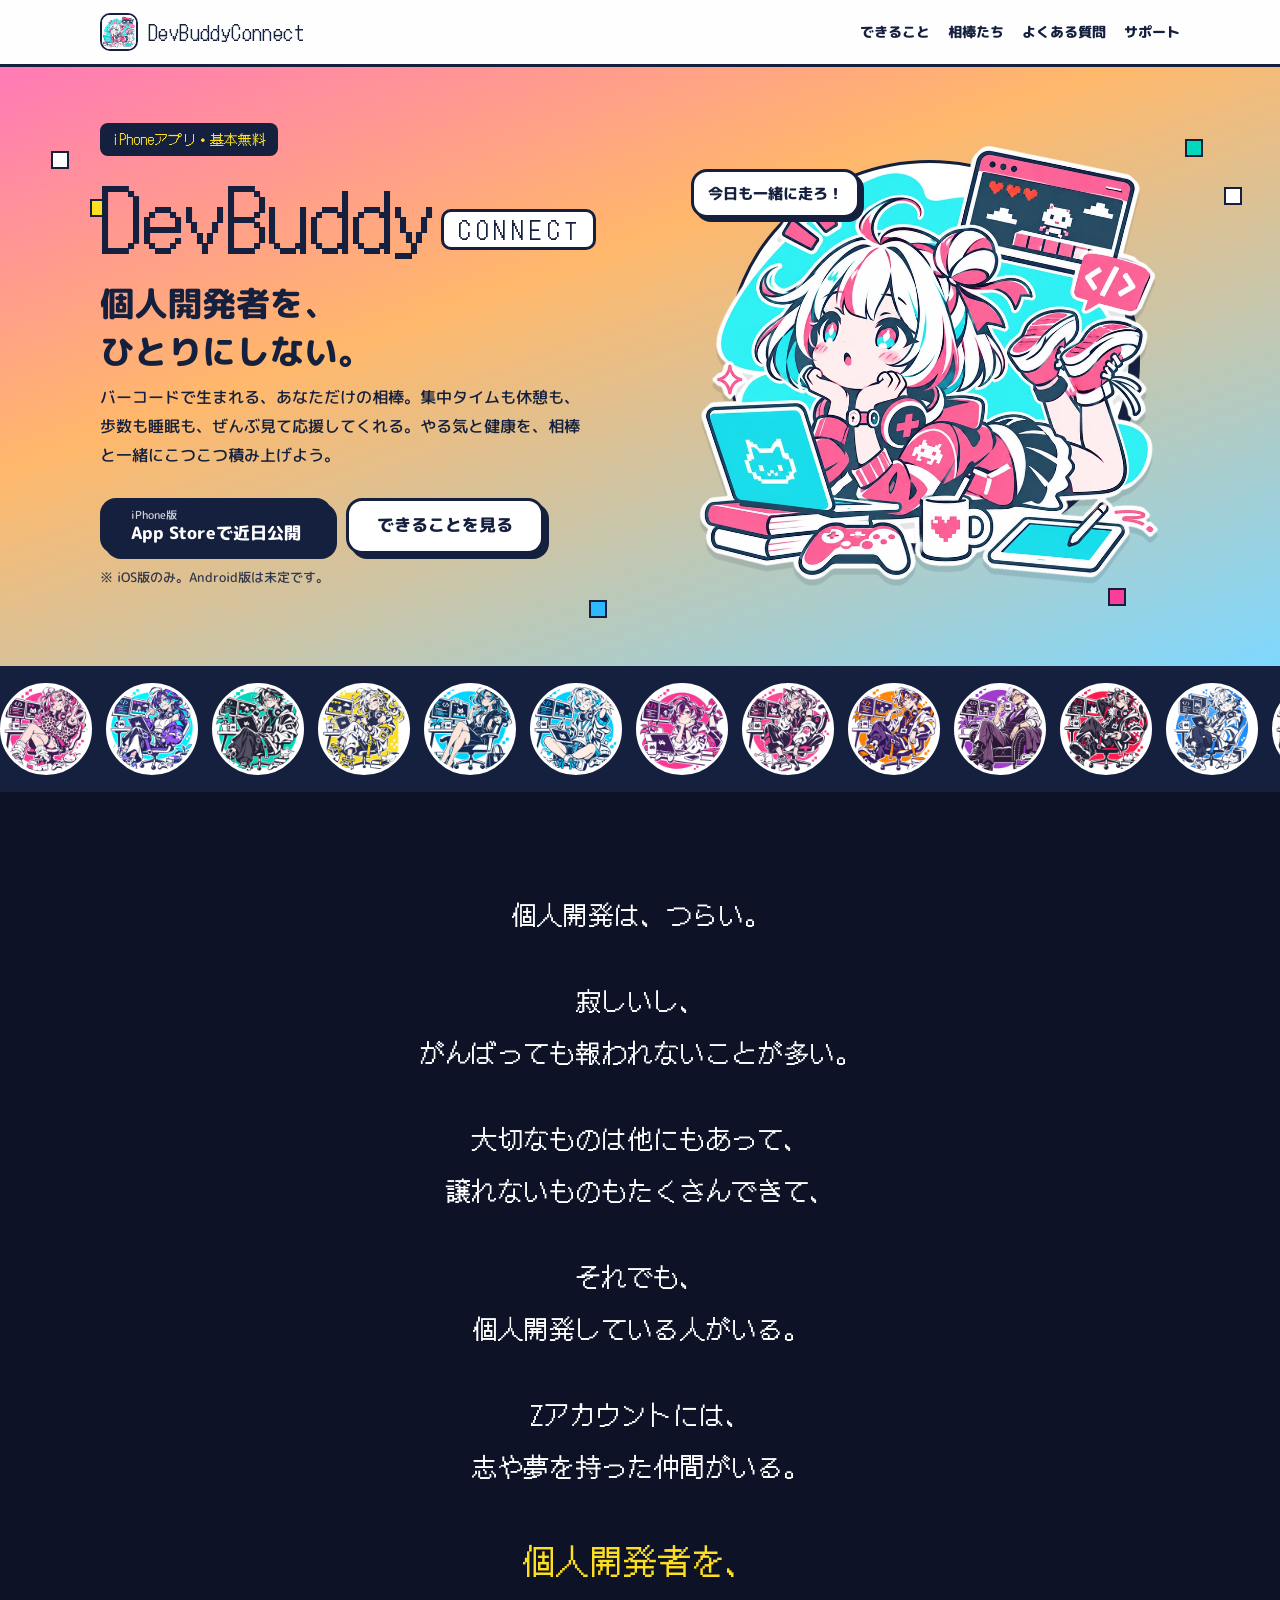
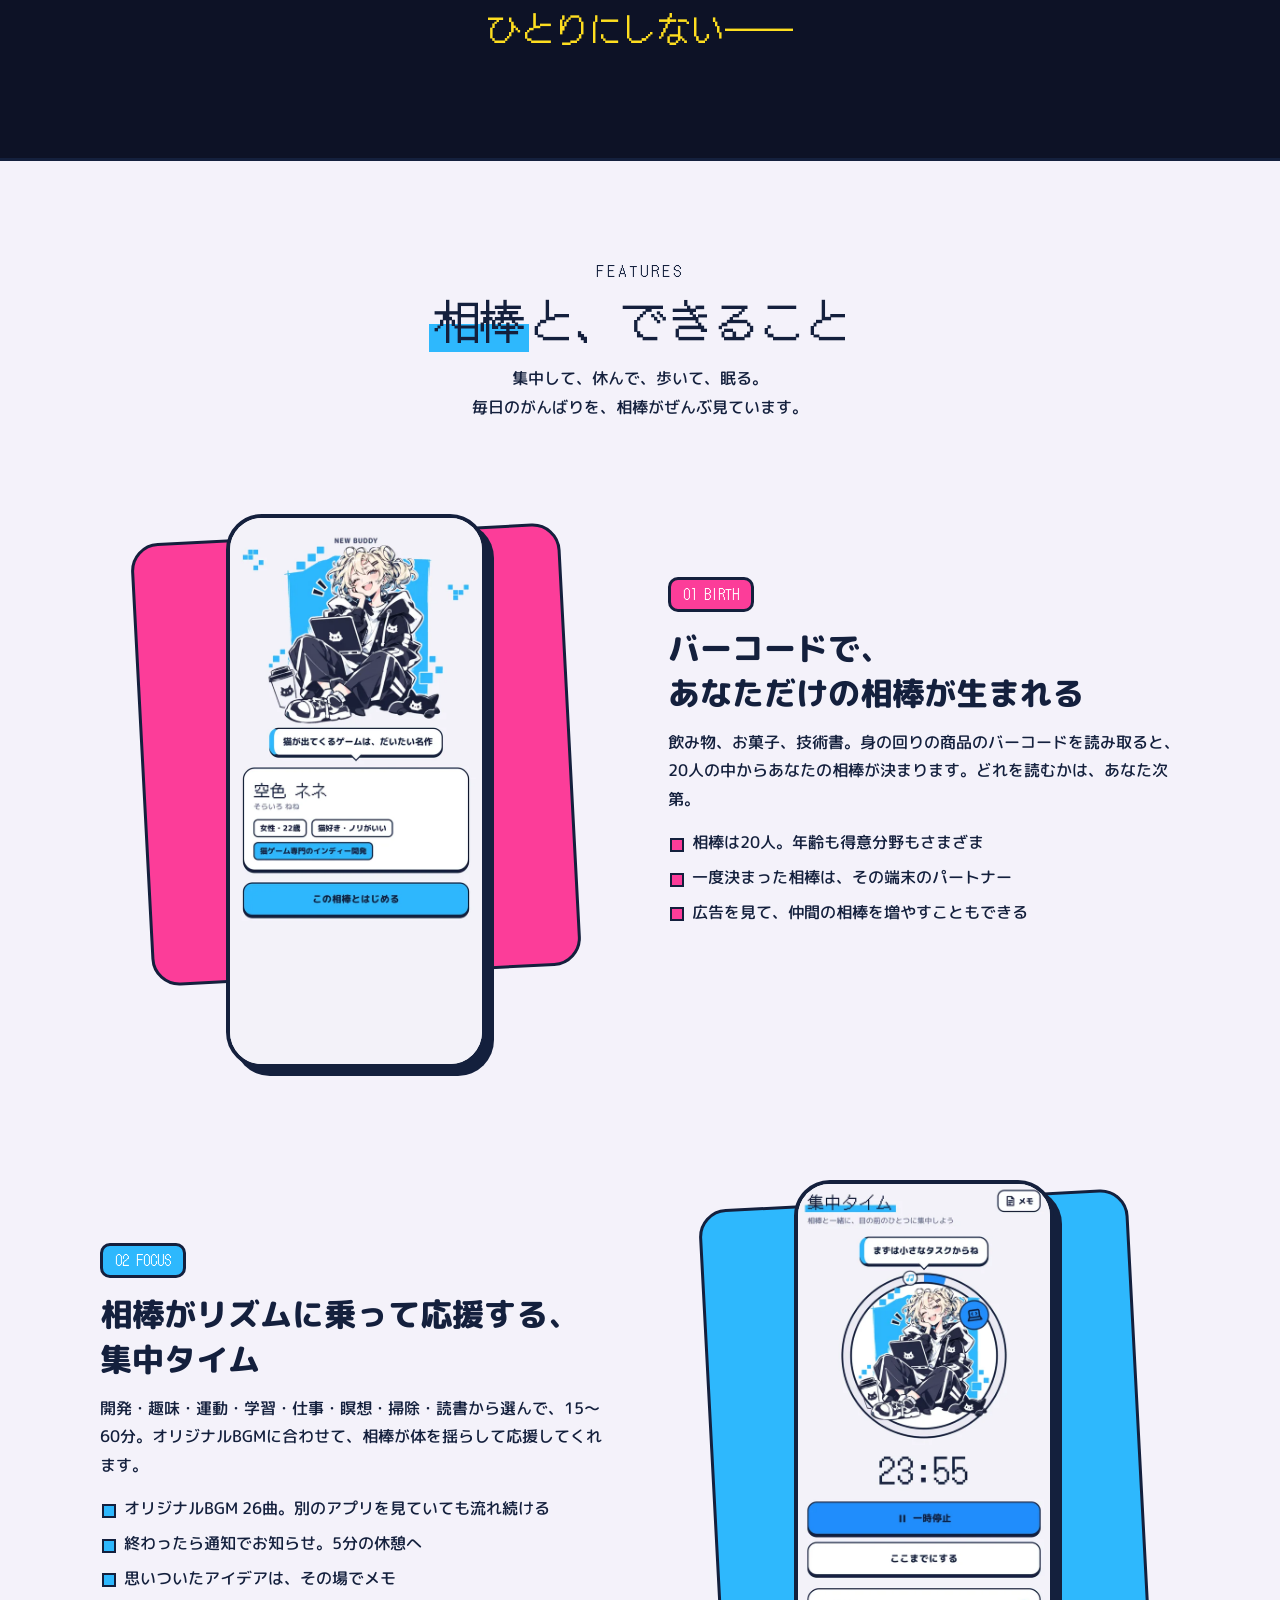
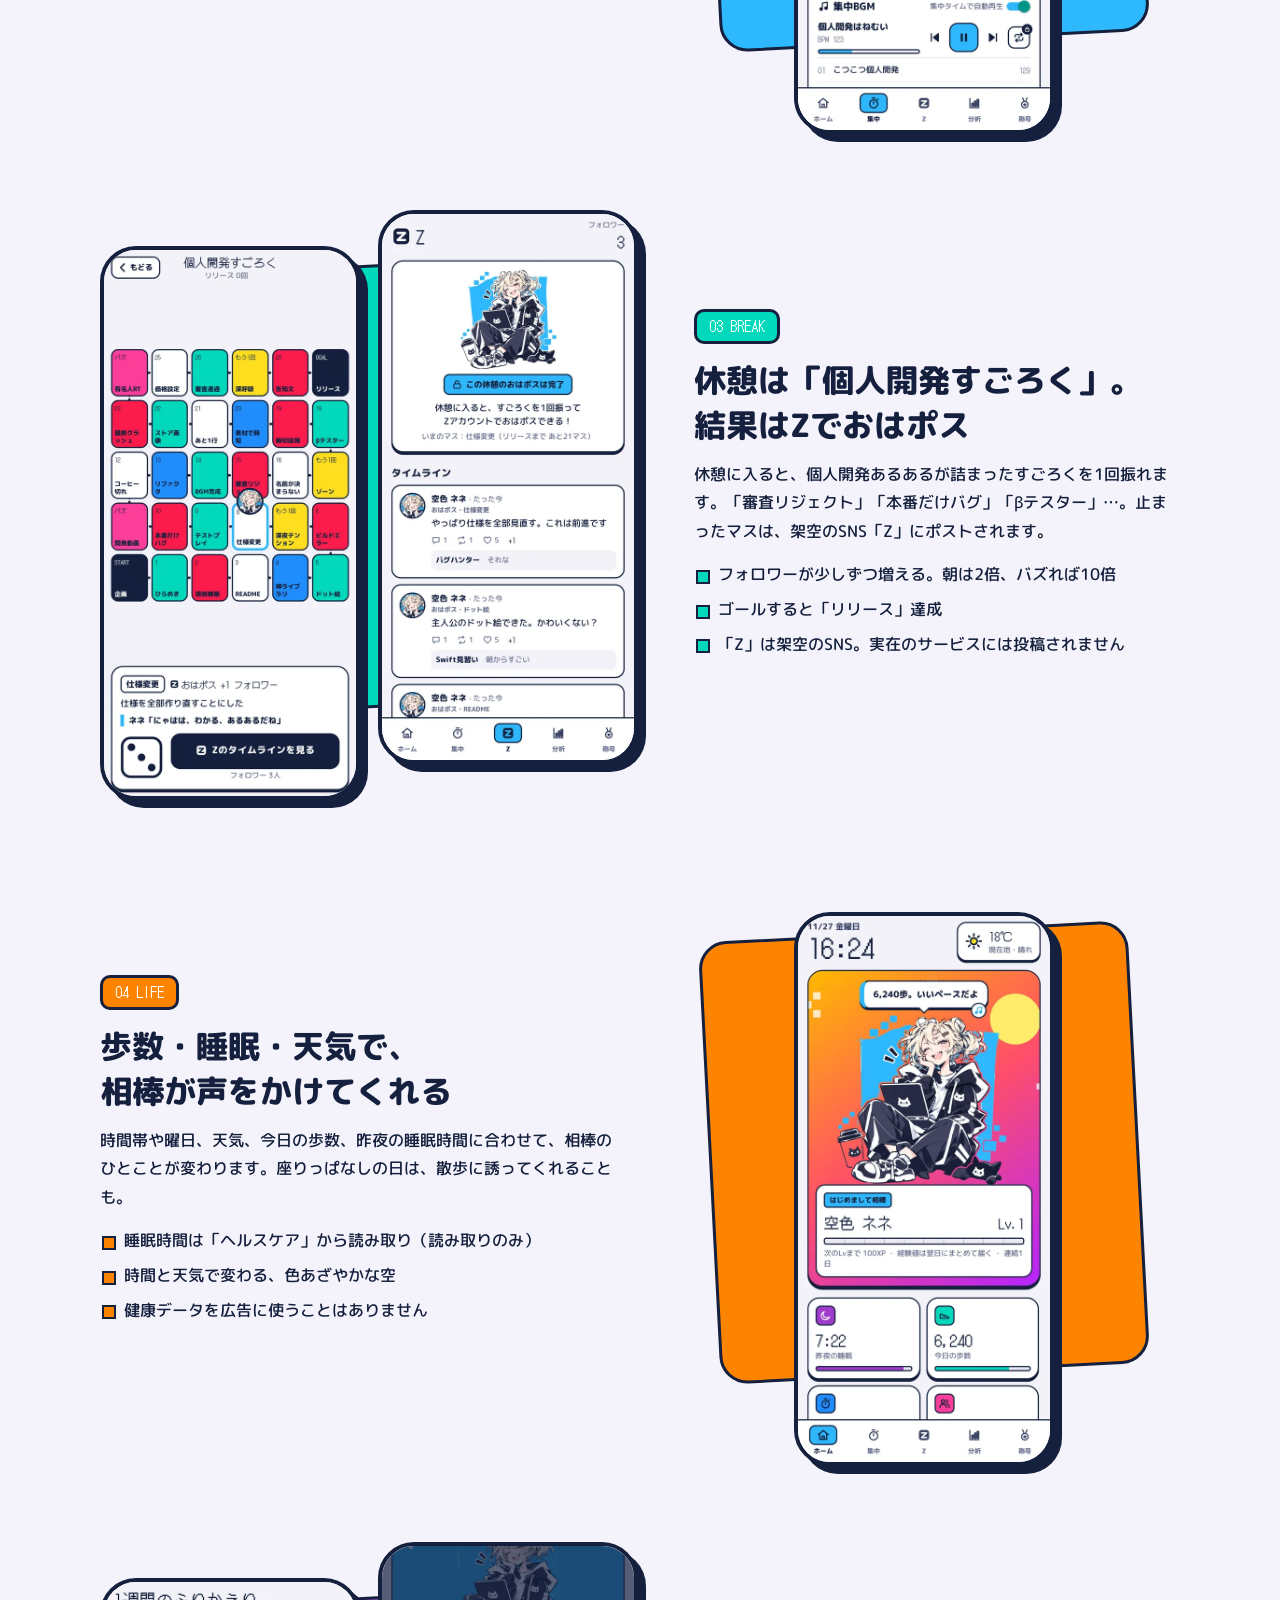
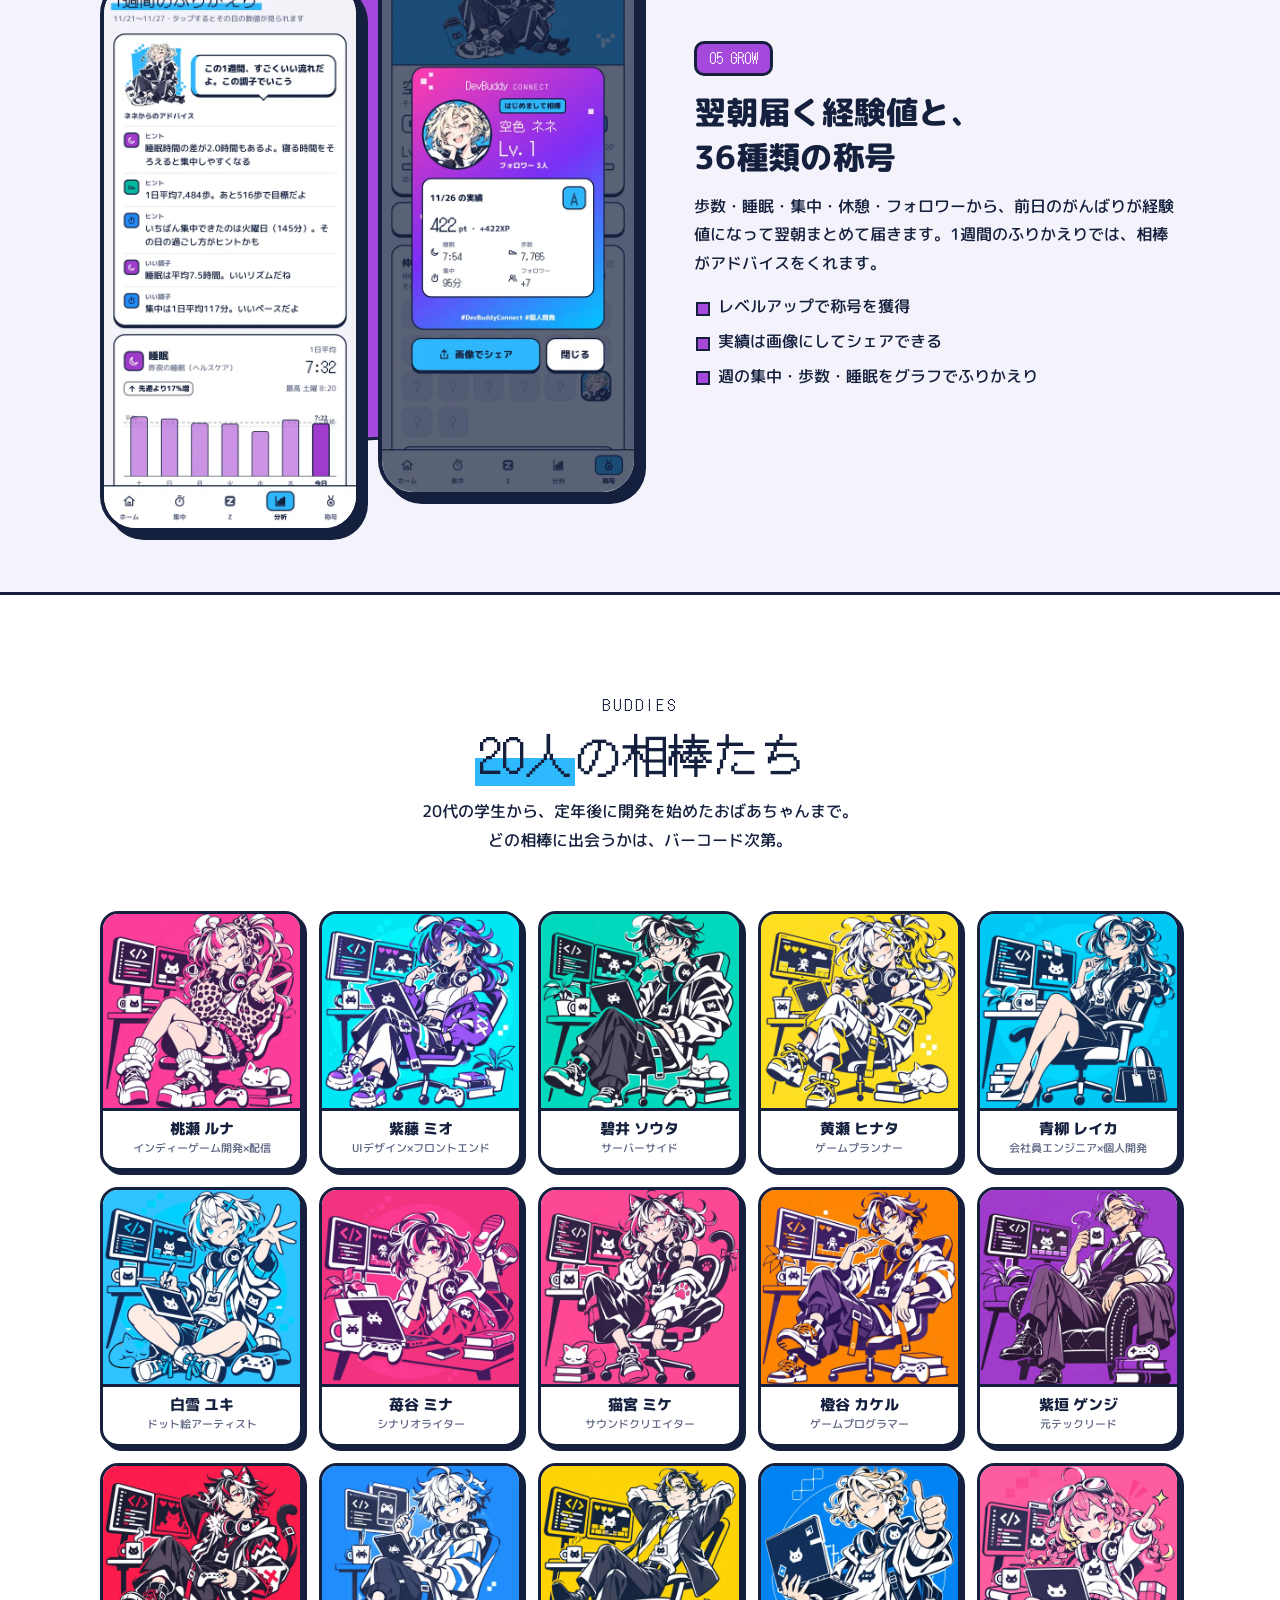
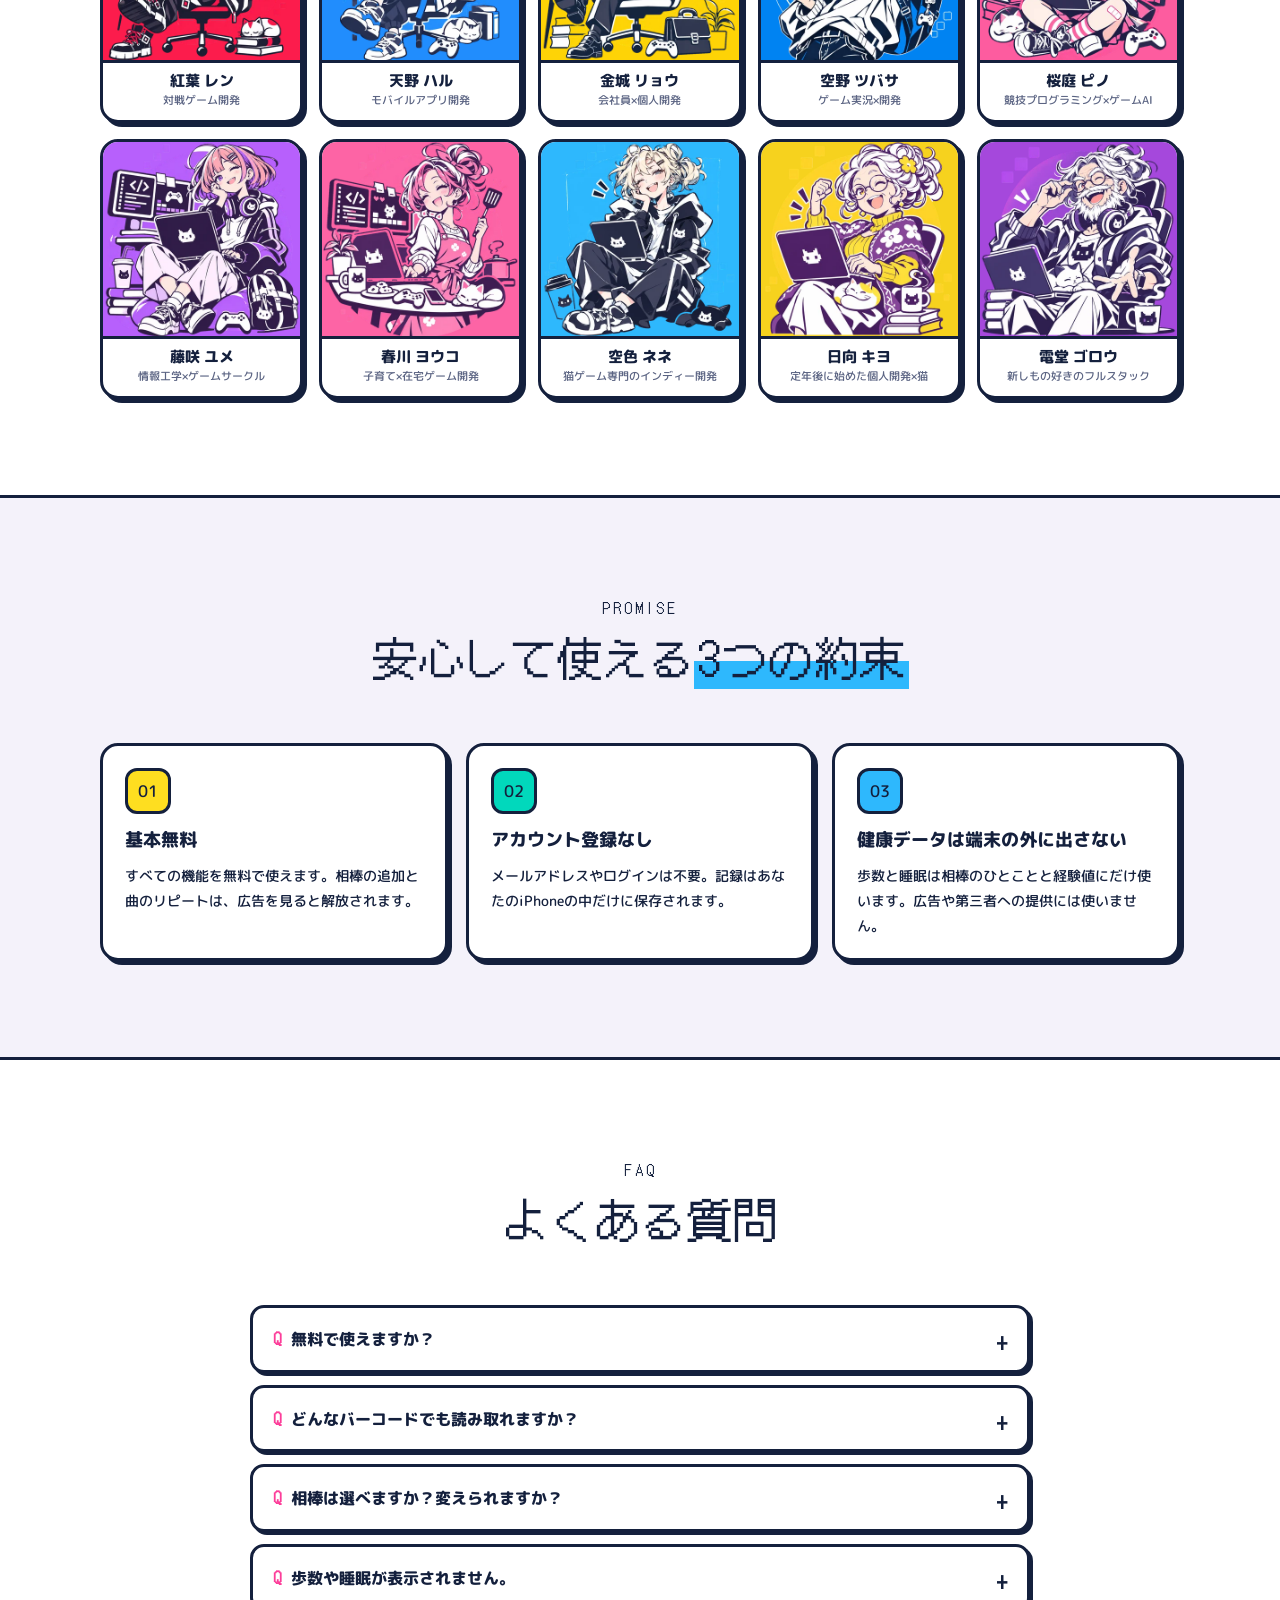
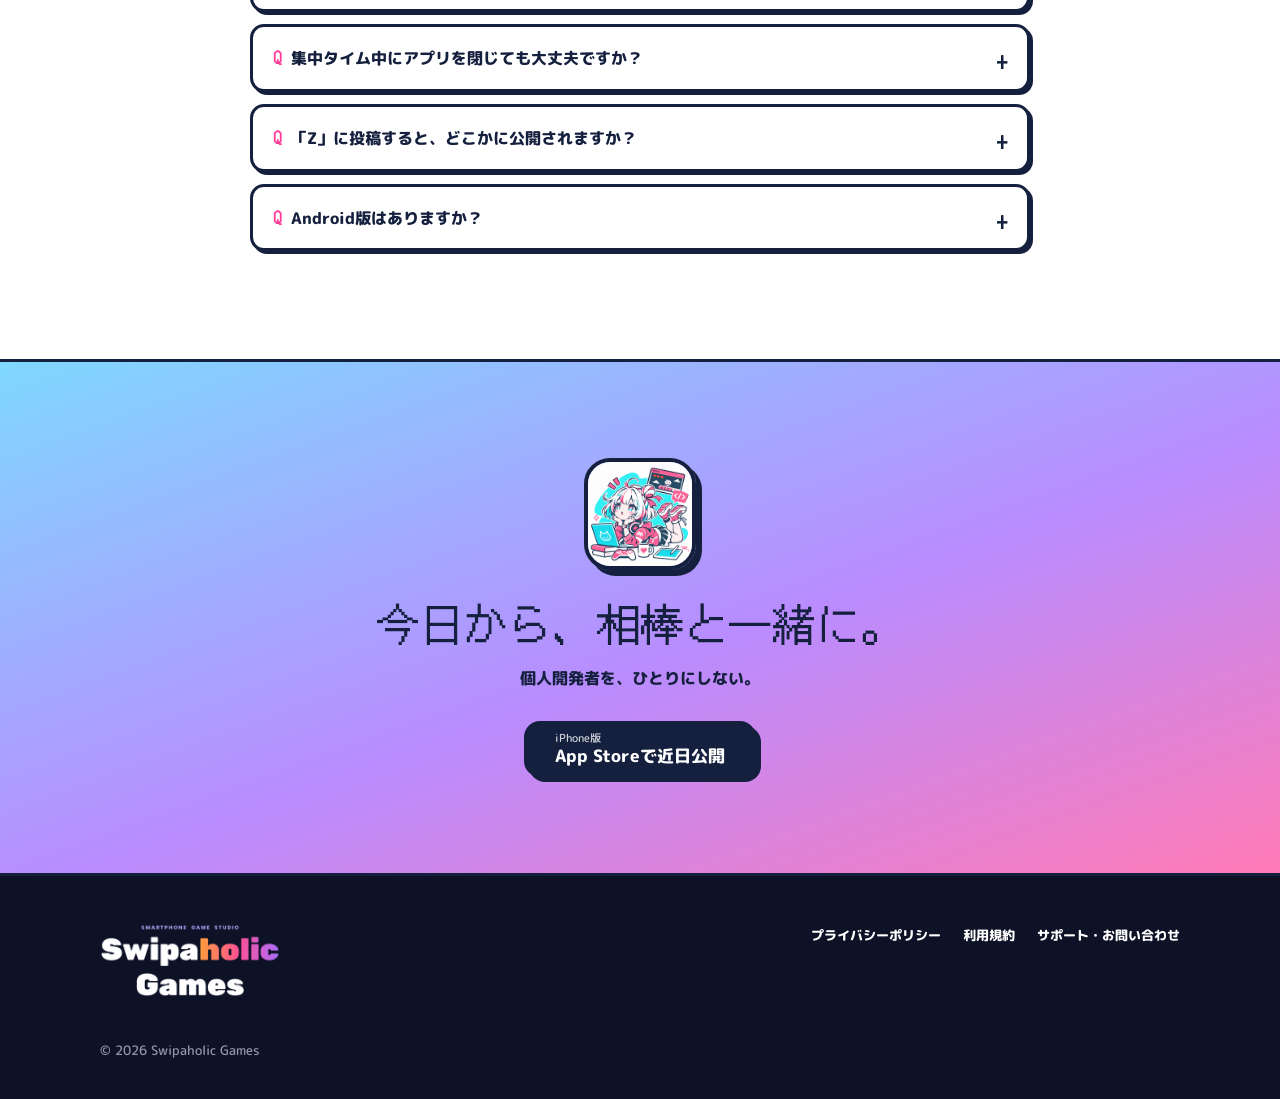
<file: index.html>
<!DOCTYPE html>
<html lang="ja">
<head>
<meta charset="utf-8">
<meta name="viewport" content="width=device-width, initial-scale=1">
<title>DevBuddyConnect｜個人開発者を、ひとりにしない。</title>
<meta name="description" content="バーコードで生まれる、あなただけの相棒。集中タイム、休憩の個人開発すごろく、歩数・睡眠・天気で声をかけてくれる、個人開発者のための相棒アプリ。">
<meta property="og:title" content="DevBuddyConnect｜個人開発者を、ひとりにしない。">
<meta property="og:description" content="バーコードで生まれる、あなただけの相棒。集中タイムも休憩も、歩数も睡眠も、ぜんぶ見て応援してくれる。">
<meta property="og:type" content="website">
<meta property="og:image" content="https://tttu732.github.io/devbuddyconnect/ogp.png">
<meta name="twitter:card" content="summary_large_image">
<link rel="icon" href="https://tttu732.github.io/devbuddyconnect/favicon.png">
<link rel="apple-touch-icon" href="https://tttu732.github.io/devbuddyconnect/apple-touch-icon.png">
<link rel="preconnect" href="https://fonts.googleapis.com">
<link rel="preconnect" href="https://fonts.gstatic.com" crossorigin>
<link href="https://fonts.googleapis.com/css2?family=DotGothic16&family=M+PLUS+Rounded+1c:wght@500;800&display=swap" rel="stylesheet">
<link rel="stylesheet" href="https://tttu732.github.io/devbuddyconnect/style.css">
</head>
<body>

<header class="site-header">
  <div class="wrap">
    <a class="brand" href="https://tttu732.github.io/devbuddyconnect/index.html"><img src="https://tttu732.github.io/devbuddyconnect/icon.png" alt="" width="256" height="256"><span>DevBuddyConnect</span></a>
    <nav class="nav">
      <a href="#features">できること</a>
      <a href="#buddies">相棒たち</a>
      <a href="#faq">よくある質問</a>
      <a href="https://tttu732.github.io/devbuddyconnect/support.html">サポート</a>
    </nav>
  </div>
</header>

<main>
  <section class="hero">
    <div class="pixels" aria-hidden="true">
      <span style="left:4%;top:14%"></span><span style="left:7%;top:22%;background:#FEDE20"></span>
      <span style="right:6%;top:12%;background:#01D8BC"></span><span style="right:3%;top:20%"></span>
      <span style="left:46%;bottom:8%;background:#2EB8FD"></span><span style="right:12%;bottom:10%;background:#FC3D99"></span>
    </div>
    <div class="wrap">
      <div class="hero-copy">
        <span class="eyebrow">iPhoneアプリ・基本無料</span>
        <h1 class="logo-type">DevBuddy<span class="connect">CONNECT</span></h1>
        <p class="tagline">個人開発者を、<br>ひとりにしない。</p>
        <p class="lead">バーコードで生まれる、あなただけの相棒。集中タイムも休憩も、歩数も睡眠も、ぜんぶ見て応援してくれる。やる気と健康を、相棒と一緒にこつこつ積み上げよう。</p>
        <div class="cta-row" id="download">
          <a class="btn" href="#download"><span class="stack"><small>iPhone版</small>App Storeで近日公開</span></a>
          <a class="btn light" href="#features">できることを見る</a>
        </div>
        <p class="note">※ iOS版のみ。Android版は未定です。</p>
      </div>
      <div class="hero-visual">
        <div class="halo"></div>
        <img src="https://tttu732.github.io/devbuddyconnect/hero_girl.webp" alt="相棒のイラスト" width="900" height="900">
        <div class="bubble">今日も一緒に走ろ！</div>
      </div>
    </div>
  </section>

  <div class="marquee" aria-hidden="true"><div class="marquee-track"><img src="https://tttu732.github.io/devbuddyconnect/b00.webp" alt="" loading="lazy"><img src="https://tttu732.github.io/devbuddyconnect/b01.webp" alt="" loading="lazy"><img src="https://tttu732.github.io/devbuddyconnect/b02.webp" alt="" loading="lazy"><img src="https://tttu732.github.io/devbuddyconnect/b03.webp" alt="" loading="lazy"><img src="https://tttu732.github.io/devbuddyconnect/b04.webp" alt="" loading="lazy"><img src="https://tttu732.github.io/devbuddyconnect/b05.webp" alt="" loading="lazy"><img src="https://tttu732.github.io/devbuddyconnect/b06.webp" alt="" loading="lazy"><img src="https://tttu732.github.io/devbuddyconnect/b07.webp" alt="" loading="lazy"><img src="https://tttu732.github.io/devbuddyconnect/b08.webp" alt="" loading="lazy"><img src="https://tttu732.github.io/devbuddyconnect/b09.webp" alt="" loading="lazy"><img src="https://tttu732.github.io/devbuddyconnect/b10.webp" alt="" loading="lazy"><img src="https://tttu732.github.io/devbuddyconnect/b11.webp" alt="" loading="lazy"><img src="https://tttu732.github.io/devbuddyconnect/b12.webp" alt="" loading="lazy"><img src="https://tttu732.github.io/devbuddyconnect/b13.webp" alt="" loading="lazy"><img src="https://tttu732.github.io/devbuddyconnect/b14.webp" alt="" loading="lazy"><img src="https://tttu732.github.io/devbuddyconnect/b15.webp" alt="" loading="lazy"><img src="https://tttu732.github.io/devbuddyconnect/b16.webp" alt="" loading="lazy"><img src="https://tttu732.github.io/devbuddyconnect/b17.webp" alt="" loading="lazy"><img src="https://tttu732.github.io/devbuddyconnect/b18.webp" alt="" loading="lazy"><img src="https://tttu732.github.io/devbuddyconnect/b19.webp" alt="" loading="lazy"><img src="https://tttu732.github.io/devbuddyconnect/b00.webp" alt="" loading="lazy"><img src="https://tttu732.github.io/devbuddyconnect/b01.webp" alt="" loading="lazy"><img src="https://tttu732.github.io/devbuddyconnect/b02.webp" alt="" loading="lazy"><img src="https://tttu732.github.io/devbuddyconnect/b03.webp" alt="" loading="lazy"><img src="https://tttu732.github.io/devbuddyconnect/b04.webp" alt="" loading="lazy"><img src="https://tttu732.github.io/devbuddyconnect/b05.webp" alt="" loading="lazy"><img src="https://tttu732.github.io/devbuddyconnect/b06.webp" alt="" loading="lazy"><img src="https://tttu732.github.io/devbuddyconnect/b07.webp" alt="" loading="lazy"><img src="https://tttu732.github.io/devbuddyconnect/b08.webp" alt="" loading="lazy"><img src="https://tttu732.github.io/devbuddyconnect/b09.webp" alt="" loading="lazy"><img src="https://tttu732.github.io/devbuddyconnect/b10.webp" alt="" loading="lazy"><img src="https://tttu732.github.io/devbuddyconnect/b11.webp" alt="" loading="lazy"><img src="https://tttu732.github.io/devbuddyconnect/b12.webp" alt="" loading="lazy"><img src="https://tttu732.github.io/devbuddyconnect/b13.webp" alt="" loading="lazy"><img src="https://tttu732.github.io/devbuddyconnect/b14.webp" alt="" loading="lazy"><img src="https://tttu732.github.io/devbuddyconnect/b15.webp" alt="" loading="lazy"><img src="https://tttu732.github.io/devbuddyconnect/b16.webp" alt="" loading="lazy"><img src="https://tttu732.github.io/devbuddyconnect/b17.webp" alt="" loading="lazy"><img src="https://tttu732.github.io/devbuddyconnect/b18.webp" alt="" loading="lazy"><img src="https://tttu732.github.io/devbuddyconnect/b19.webp" alt="" loading="lazy"></div></div>

  <section class="story" aria-label="ストーリー">
    <div class="wrap">
      <p class="fade">個人開発は、つらい。</p>
      <p class="fade">寂しいし、<br>がんばっても報われないことが多い。</p>
      <p class="fade">大切なものは他にもあって、<br>譲れないものもたくさんできて、</p>
      <p class="fade">それでも、<br>個人開発している人がいる。</p>
      <p class="fade">Zアカウントには、<br>志や夢を持った仲間がいる。</p>
      <p class="fade">個人開発者を、<br>ひとりにしない――</p>
    </div>
  </section>

  <section class="section" id="features">
    <div class="wrap">
      <div class="sec-head">
        <div class="num">FEATURES</div>
        <h2><mark>相棒</mark>と、できること</h2>
        <p>集中して、休んで、歩いて、眠る。毎日のがんばりを、相棒がぜんぶ見ています。</p>
      </div>

      <article class="feature" style="--accent:var(--pink)">
        <div class="phones"><div class="bg-block"></div>
          <div class="phone"><img src="https://tttu732.github.io/devbuddyconnect/reveal.webp" alt="相棒が生まれた画面" loading="lazy"></div>
        </div>
        <div>
          <span class="tag">01 BIRTH</span>
          <h3>バーコードで、<br>あなただけの相棒が生まれる</h3>
          <p>飲み物、お菓子、技術書。身の回りの商品のバーコードを読み取ると、20人の中からあなたの相棒が決まります。どれを読むかは、あなた次第。</p>
          <ul><li>相棒は20人。年齢も得意分野もさまざま</li><li>一度決まった相棒は、その端末のパートナー</li><li>広告を見て、仲間の相棒を増やすこともできる</li></ul>
        </div>
      </article>

      <article class="feature rev" style="--accent:var(--cyan)">
        <div class="phones"><div class="bg-block"></div>
          <div class="phone"><img src="https://tttu732.github.io/devbuddyconnect/focus.webp" alt="集中タイムの画面" loading="lazy"></div>
        </div>
        <div>
          <span class="tag">02 FOCUS</span>
          <h3>相棒がリズムに乗って応援する、<br>集中タイム</h3>
          <p>開発・趣味・運動・学習・仕事・瞑想・掃除・読書から選んで、15〜60分。オリジナルBGMに合わせて、相棒が体を揺らして応援してくれます。</p>
          <ul><li>オリジナルBGM 26曲。別のアプリを見ていても流れ続ける</li><li>終わったら通知でお知らせ。5分の休憩へ</li><li>思いついたアイデアは、その場でメモ</li></ul>
        </div>
      </article>

      <article class="feature" style="--accent:var(--teal)">
        <div class="phones"><div class="bg-block"></div>
          <div class="phone"><img src="https://tttu732.github.io/devbuddyconnect/board.webp" alt="個人開発すごろくの画面" loading="lazy"></div>
          <div class="phone"><img src="https://tttu732.github.io/devbuddyconnect/z.webp" alt="Zのタイムライン" loading="lazy"></div>
        </div>
        <div>
          <span class="tag">03 BREAK</span>
          <h3>休憩は「個人開発すごろく」。<br>結果はZでおはポス</h3>
          <p>休憩に入ると、個人開発あるあるが詰まったすごろくを1回振れます。「審査リジェクト」「本番だけバグ」「βテスター」…。止まったマスは、架空のSNS「Z」にポストされます。</p>
          <ul><li>フォロワーが少しずつ増える。朝は2倍、バズれば10倍</li><li>ゴールすると「リリース」達成</li><li>「Z」は架空のSNS。実在のサービスには投稿されません</li></ul>
        </div>
      </article>

      <article class="feature rev" style="--accent:var(--orange)">
        <div class="phones"><div class="bg-block"></div>
          <div class="phone"><img src="https://tttu732.github.io/devbuddyconnect/home.webp" alt="ホーム画面" loading="lazy"></div>
        </div>
        <div>
          <span class="tag">04 LIFE</span>
          <h3>歩数・睡眠・天気で、<br>相棒が声をかけてくれる</h3>
          <p>時間帯や曜日、天気、今日の歩数、昨夜の睡眠時間に合わせて、相棒のひとことが変わります。座りっぱなしの日は、散歩に誘ってくれることも。</p>
          <ul><li>睡眠時間は「ヘルスケア」から読み取り（読み取りのみ）</li><li>時間と天気で変わる、色あざやかな空</li><li>健康データを広告に使うことはありません</li></ul>
        </div>
      </article>

      <article class="feature" style="--accent:var(--purple)">
        <div class="phones"><div class="bg-block"></div>
          <div class="phone"><img src="https://tttu732.github.io/devbuddyconnect/insights.webp" alt="週間分析の画面" loading="lazy"></div>
          <div class="phone"><img src="https://tttu732.github.io/devbuddyconnect/share.webp" alt="実績のシェア画像" loading="lazy"></div>
        </div>
        <div>
          <span class="tag">05 GROW</span>
          <h3>翌朝届く経験値と、<br>36種類の称号</h3>
          <p>歩数・睡眠・集中・休憩・フォロワーから、前日のがんばりが経験値になって翌朝まとめて届きます。1週間のふりかえりでは、相棒がアドバイスをくれます。</p>
          <ul><li>レベルアップで称号を獲得</li><li>実績は画像にしてシェアできる</li><li>週の集中・歩数・睡眠をグラフでふりかえり</li></ul>
        </div>
      </article>
    </div>
  </section>

  <section class="section white" id="buddies">
    <div class="wrap">
      <div class="sec-head">
        <div class="num">BUDDIES</div>
        <h2><mark>20人</mark>の相棒たち</h2>
        <p>20代の学生から、定年後に開発を始めたおばあちゃんまで。どの相棒に出会うかは、バーコード次第。</p>
      </div>
      <div class="buddies">
        <div class="buddy" style="--c:#FC3D99">
          <div class="pic"><img src="https://tttu732.github.io/devbuddyconnect/b00.webp" alt="桃瀬 ルナ" loading="lazy" width="440" height="440"></div>
          <div class="meta"><div class="name">桃瀬 ルナ</div><div class="role">インディーゲーム開発×配信</div></div>
        </div>
        <div class="buddy" style="--c:#00E6F5">
          <div class="pic"><img src="https://tttu732.github.io/devbuddyconnect/b01.webp" alt="紫藤 ミオ" loading="lazy" width="440" height="440"></div>
          <div class="meta"><div class="name">紫藤 ミオ</div><div class="role">UIデザイン×フロントエンド</div></div>
        </div>
        <div class="buddy" style="--c:#01D8BC">
          <div class="pic"><img src="https://tttu732.github.io/devbuddyconnect/b02.webp" alt="碧井 ソウタ" loading="lazy" width="440" height="440"></div>
          <div class="meta"><div class="name">碧井 ソウタ</div><div class="role">サーバーサイド</div></div>
        </div>
        <div class="buddy" style="--c:#FEDE20">
          <div class="pic"><img src="https://tttu732.github.io/devbuddyconnect/b03.webp" alt="黄瀬 ヒナタ" loading="lazy" width="440" height="440"></div>
          <div class="meta"><div class="name">黄瀬 ヒナタ</div><div class="role">ゲームプランナー</div></div>
        </div>
        <div class="buddy" style="--c:#00C8F5">
          <div class="pic"><img src="https://tttu732.github.io/devbuddyconnect/b04.webp" alt="青柳 レイカ" loading="lazy" width="440" height="440"></div>
          <div class="meta"><div class="name">青柳 レイカ</div><div class="role">会社員エンジニア×個人開発</div></div>
        </div>
        <div class="buddy" style="--c:#2FC4FF">
          <div class="pic"><img src="https://tttu732.github.io/devbuddyconnect/b05.webp" alt="白雪 ユキ" loading="lazy" width="440" height="440"></div>
          <div class="meta"><div class="name">白雪 ユキ</div><div class="role">ドット絵アーティスト</div></div>
        </div>
        <div class="buddy" style="--c:#F2337F">
          <div class="pic"><img src="https://tttu732.github.io/devbuddyconnect/b06.webp" alt="苺谷 ミナ" loading="lazy" width="440" height="440"></div>
          <div class="meta"><div class="name">苺谷 ミナ</div><div class="role">シナリオライター</div></div>
        </div>
        <div class="buddy" style="--c:#FD4894">
          <div class="pic"><img src="https://tttu732.github.io/devbuddyconnect/b07.webp" alt="猫宮 ミケ" loading="lazy" width="440" height="440"></div>
          <div class="meta"><div class="name">猫宮 ミケ</div><div class="role">サウンドクリエイター</div></div>
        </div>
        <div class="buddy" style="--c:#FD8401">
          <div class="pic"><img src="https://tttu732.github.io/devbuddyconnect/b08.webp" alt="橙谷 カケル" loading="lazy" width="440" height="440"></div>
          <div class="meta"><div class="name">橙谷 カケル</div><div class="role">ゲームプログラマー</div></div>
        </div>
        <div class="buddy" style="--c:#A03BCC">
          <div class="pic"><img src="https://tttu732.github.io/devbuddyconnect/b09.webp" alt="紫垣 ゲンジ" loading="lazy" width="440" height="440"></div>
          <div class="meta"><div class="name">紫垣 ゲンジ</div><div class="role">元テックリード</div></div>
        </div>
        <div class="buddy" style="--c:#FC1C4C">
          <div class="pic"><img src="https://tttu732.github.io/devbuddyconnect/b10.webp" alt="紅葉 レン" loading="lazy" width="440" height="440"></div>
          <div class="meta"><div class="name">紅葉 レン</div><div class="role">対戦ゲーム開発</div></div>
        </div>
        <div class="buddy" style="--c:#218DFD">
          <div class="pic"><img src="https://tttu732.github.io/devbuddyconnect/b11.webp" alt="天野 ハル" loading="lazy" width="440" height="440"></div>
          <div class="meta"><div class="name">天野 ハル</div><div class="role">モバイルアプリ開発</div></div>
        </div>
        <div class="buddy" style="--c:#FED306">
          <div class="pic"><img src="https://tttu732.github.io/devbuddyconnect/b12.webp" alt="金城 リョウ" loading="lazy" width="440" height="440"></div>
          <div class="meta"><div class="name">金城 リョウ</div><div class="role">会社員×個人開発</div></div>
        </div>
        <div class="buddy" style="--c:#0083F2">
          <div class="pic"><img src="https://tttu732.github.io/devbuddyconnect/b13.webp" alt="空野 ツバサ" loading="lazy" width="440" height="440"></div>
          <div class="meta"><div class="name">空野 ツバサ</div><div class="role">ゲーム実況×開発</div></div>
        </div>
        <div class="buddy" style="--c:#FD5C9F">
          <div class="pic"><img src="https://tttu732.github.io/devbuddyconnect/b14.webp" alt="桜庭 ピノ" loading="lazy" width="440" height="440"></div>
          <div class="meta"><div class="name">桜庭 ピノ</div><div class="role">競技プログラミング×ゲームAI</div></div>
        </div>
        <div class="buddy" style="--c:#B760FC">
          <div class="pic"><img src="https://tttu732.github.io/devbuddyconnect/b15.webp" alt="藤咲 ユメ" loading="lazy" width="440" height="440"></div>
          <div class="meta"><div class="name">藤咲 ユメ</div><div class="role">情報工学×ゲームサークル</div></div>
        </div>
        <div class="buddy" style="--c:#FD64A5">
          <div class="pic"><img src="https://tttu732.github.io/devbuddyconnect/b16.webp" alt="春川 ヨウコ" loading="lazy" width="440" height="440"></div>
          <div class="meta"><div class="name">春川 ヨウコ</div><div class="role">子育て×在宅ゲーム開発</div></div>
        </div>
        <div class="buddy" style="--c:#2EB8FD">
          <div class="pic"><img src="https://tttu732.github.io/devbuddyconnect/b17.webp" alt="空色 ネネ" loading="lazy" width="440" height="440"></div>
          <div class="meta"><div class="name">空色 ネネ</div><div class="role">猫ゲーム専門のインディー開発</div></div>
        </div>
        <div class="buddy" style="--c:#F6D21E">
          <div class="pic"><img src="https://tttu732.github.io/devbuddyconnect/b18.webp" alt="日向 キヨ" loading="lazy" width="440" height="440"></div>
          <div class="meta"><div class="name">日向 キヨ</div><div class="role">定年後に始めた個人開発×猫</div></div>
        </div>
        <div class="buddy" style="--c:#A548DC">
          <div class="pic"><img src="https://tttu732.github.io/devbuddyconnect/b19.webp" alt="電堂 ゴロウ" loading="lazy" width="440" height="440"></div>
          <div class="meta"><div class="name">電堂 ゴロウ</div><div class="role">新しもの好きのフルスタック</div></div>
        </div>
      </div>
    </div>
  </section>

  <section class="section">
    <div class="wrap">
      <div class="sec-head">
        <div class="num">PROMISE</div>
        <h2>安心して使える<mark>3つの約束</mark></h2>
      </div>
      <div class="points">
        <div class="point" style="--c:var(--yellow)"><div class="ico">01</div><h4>基本無料</h4><p>すべての機能を無料で使えます。相棒の追加と曲のリピートは、広告を見ると解放されます。</p></div>
        <div class="point" style="--c:var(--teal)"><div class="ico">02</div><h4>アカウント登録なし</h4><p>メールアドレスやログインは不要。記録はあなたのiPhoneの中だけに保存されます。</p></div>
        <div class="point" style="--c:var(--cyan)"><div class="ico">03</div><h4>健康データは端末の外に出さない</h4><p>歩数と睡眠は相棒のひとことと経験値にだけ使います。広告や第三者への提供には使いません。</p></div>
      </div>
    </div>
  </section>

  <section class="section white" id="faq">
    <div class="wrap">
      <div class="sec-head">
        <div class="num">FAQ</div>
        <h2>よくある質問</h2>
      </div>
      <div class="faq">
        <details><summary>無料で使えますか？</summary><div class="a">はい、無料です。アプリ内課金はありません。相棒の追加と、集中タイムのBGMを1曲リピートする機能は、リワード広告を見ると解放されます。</div></details>
        <details><summary>どんなバーコードでも読み取れますか？</summary><div class="a">商品についているJANコードなど、一般的なバーコードを読み取れます。カメラが使えないときは、数字を入力して起動することもできます。</div></details>
        <details><summary>相棒は選べますか？変えられますか？</summary><div class="a">最初の相棒は、読み取ったバーコードで決まり、その端末のパートナーになります。広告を見るとスキャン券がもらえ、仲間の相棒を増やして切り替えられます。</div></details>
        <details><summary>歩数や睡眠が表示されません。</summary><div class="a">iPhoneの「設定」から、DevBuddyConnectの「モーションとフィットネス」と「ヘルスケア」（睡眠の読み取り）を許可してください。睡眠はヘルスケアに記録がある日だけ表示されます。</div></details>
        <details><summary>集中タイム中にアプリを閉じても大丈夫ですか？</summary><div class="a">大丈夫です。BGMは別のアプリを見ている間も流れ続け、終わったら通知でお知らせします。アプリを完全に終了しても、次に開いたときに集中タイムが記録されます。</div></details>
        <details><summary>「Z」に投稿すると、どこかに公開されますか？</summary><div class="a">いいえ。「Z」はアプリの中だけの架空のSNSです。実在のSNSに投稿されることはありません。実績をシェアしたいときは、画像を作って好きなアプリで共有できます。</div></details>
        <details><summary>Android版はありますか？</summary><div class="a">現在はiPhone版のみです。</div></details>
      </div>
    </div>
  </section>

  <section class="final">
    <div class="wrap">
      <img class="icon-big" src="https://tttu732.github.io/devbuddyconnect/icon.png" alt="DevBuddyConnectのアイコン" width="256" height="256">
      <h2>今日から、相棒と一緒に。</h2>
      <p>個人開発者を、ひとりにしない。</p>
      <a class="btn" href="#download"><span class="stack"><small>iPhone版</small>App Storeで近日公開</span></a>
    </div>
  </section>
</main>

<footer class="site-footer">
  <div class="wrap">
    <img src="https://tttu732.github.io/devbuddyconnect/swipaholic.webp" alt="Swipaholic Games" width="400" height="164" class="studio-logo">
    <nav>
      <a href="https://tttu732.github.io/devbuddyconnect/privacy.html">プライバシーポリシー</a>
      <a href="https://tttu732.github.io/devbuddyconnect/terms.html">利用規約</a>
      <a href="https://tttu732.github.io/devbuddyconnect/support.html">サポート・お問い合わせ</a>
    </nav>
    <div class="copy">© 2026 Swipaholic Games</div>
  </div>
</footer>

<script>
  // ストーリーの文章を、スクロールに合わせて1行ずつ表示
  (function () {
    var els = document.querySelectorAll('.story .fade');
    if (!('IntersectionObserver' in window)) { els.forEach(function (e) { e.classList.add('on'); }); return; }
    var io = new IntersectionObserver(function (entries) {
      entries.forEach(function (en) { if (en.isIntersecting) { en.target.classList.add('on'); io.unobserve(en.target); } });
    }, { threshold: 0.6 });
    els.forEach(function (e) { io.observe(e); });
  })();
</script>
</body>
</html>
</file>
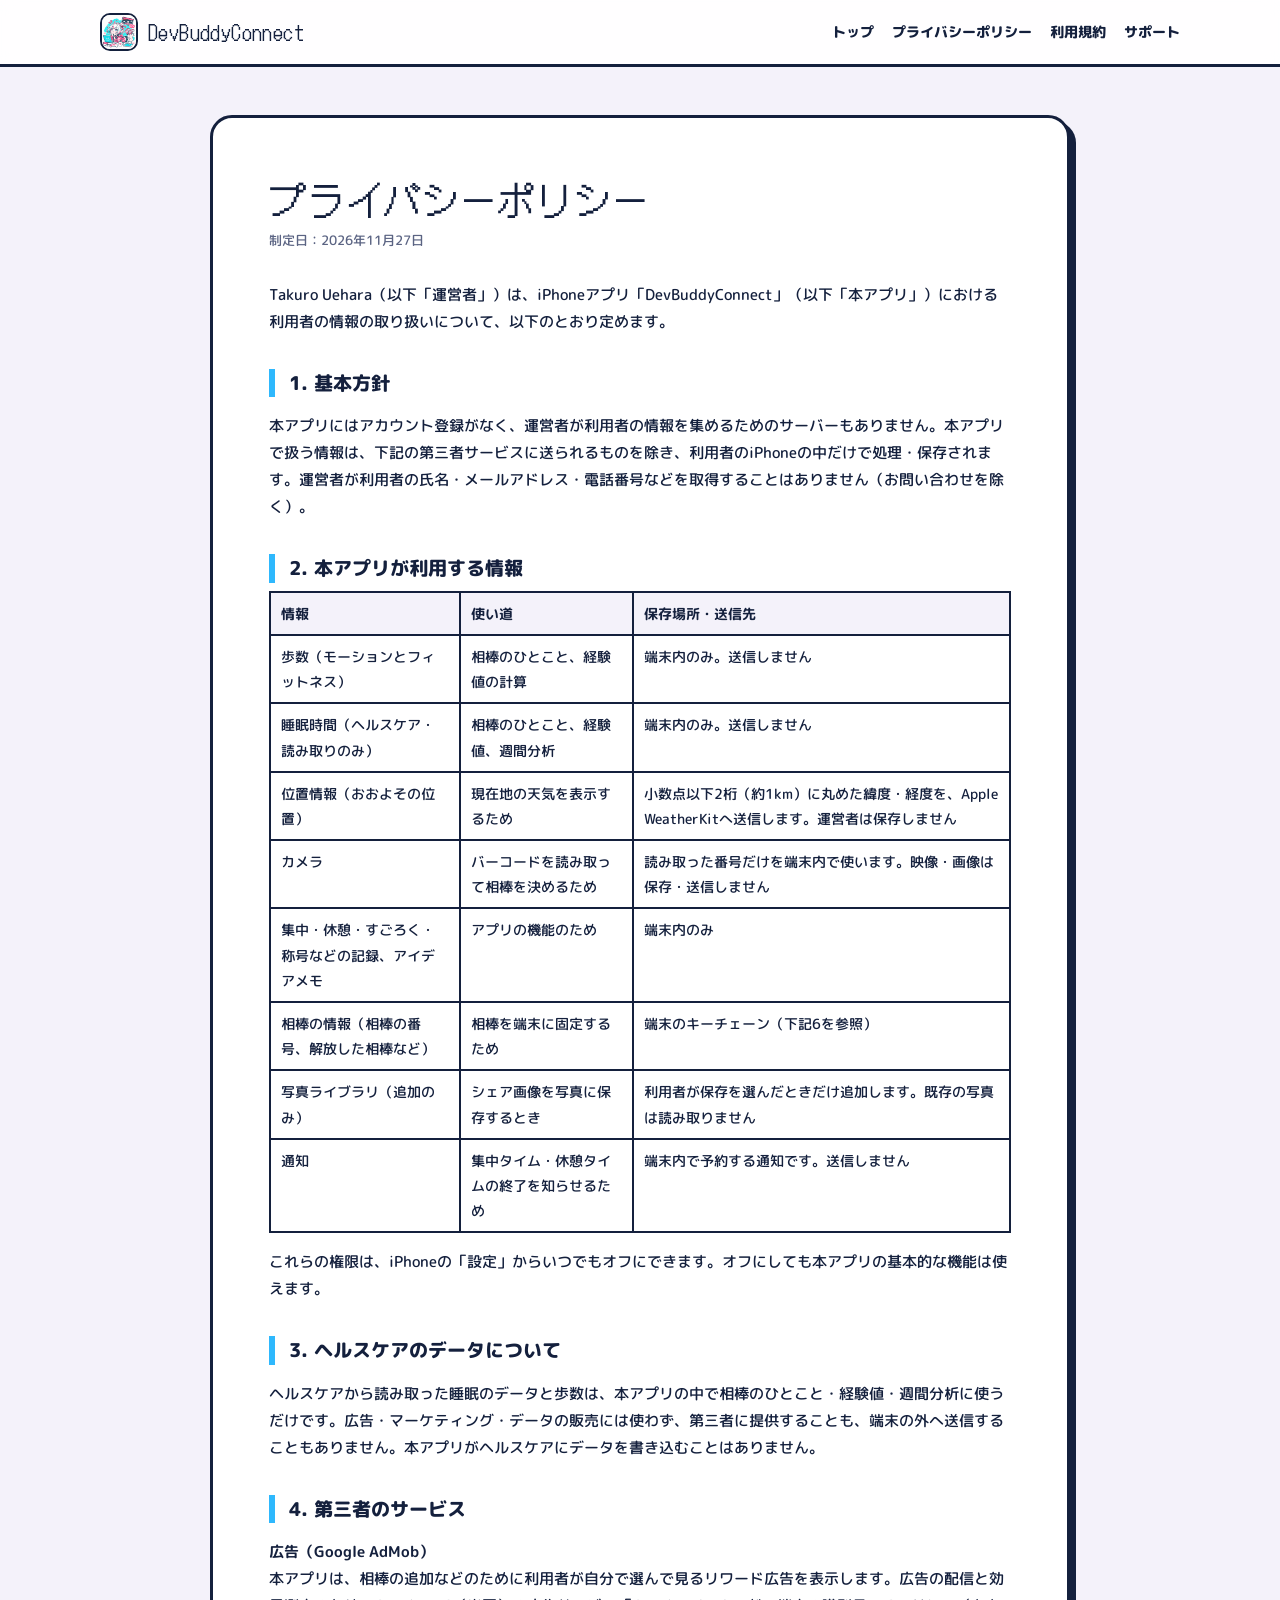
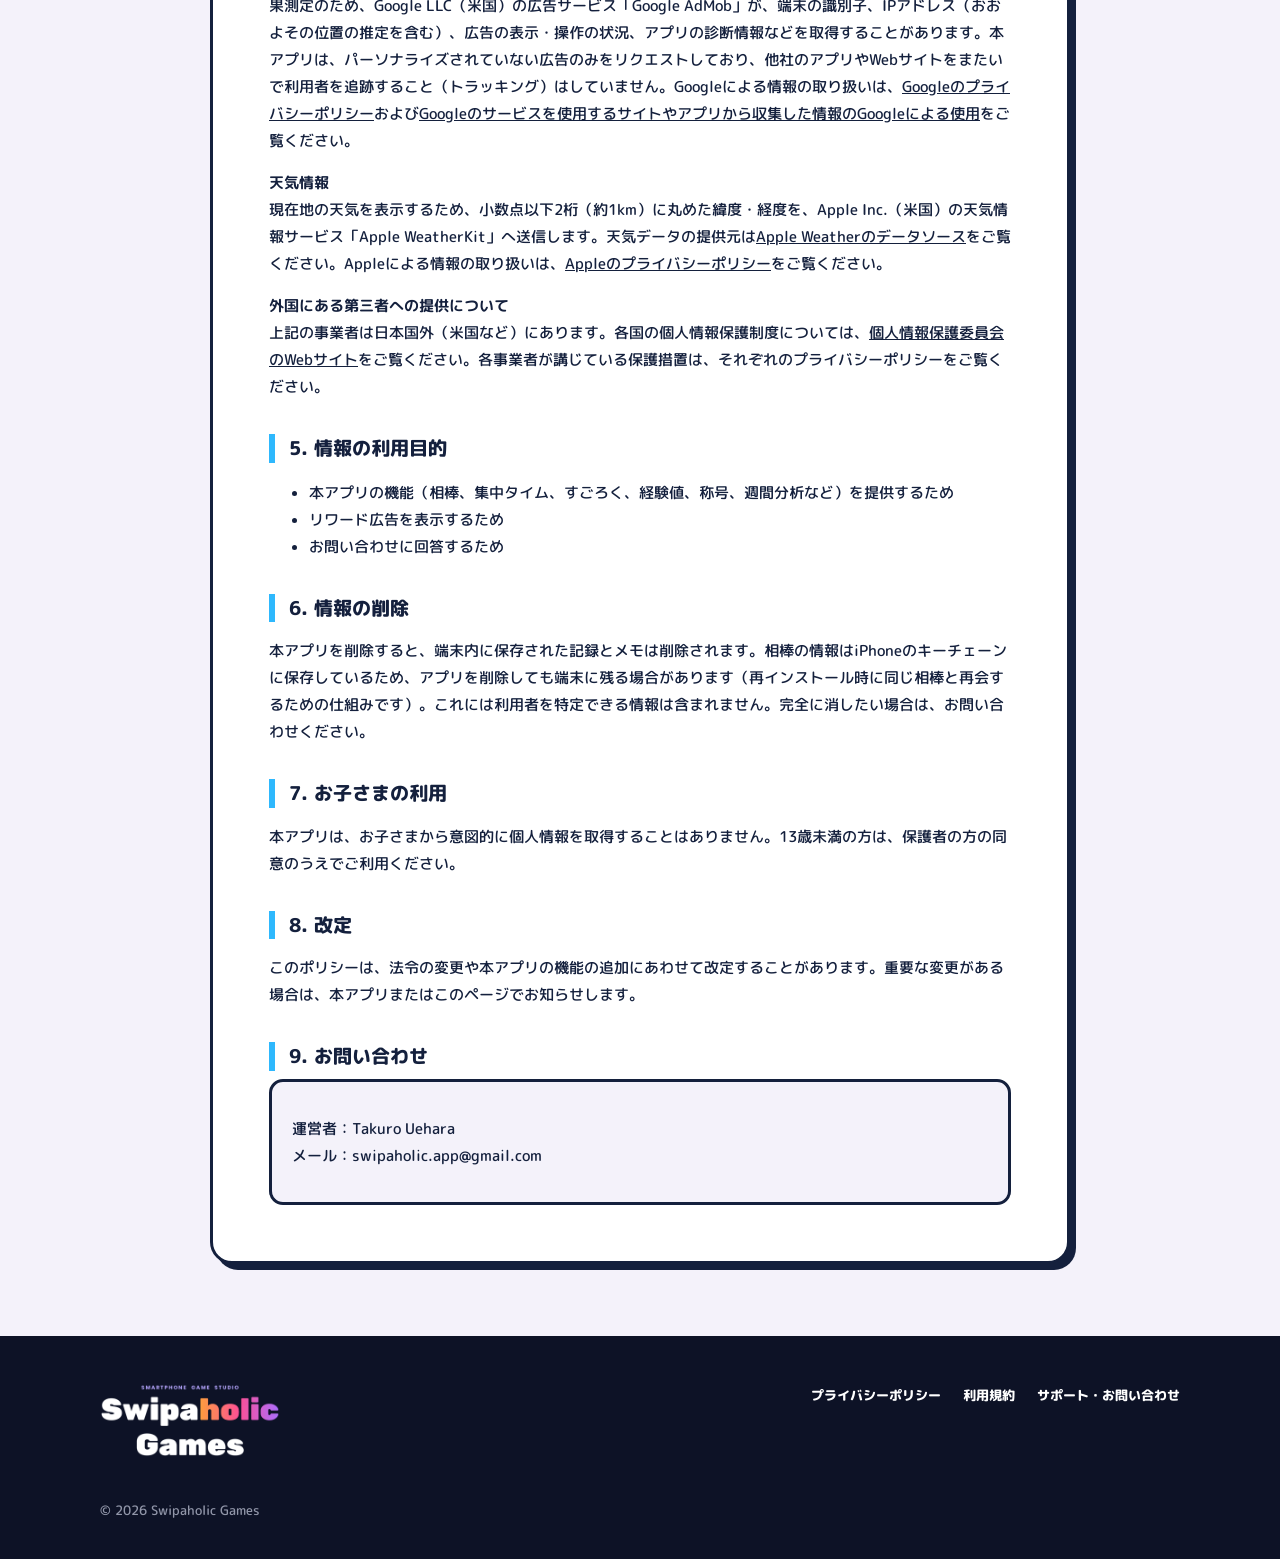
<file: privacy.html>
<!DOCTYPE html>
<html lang="ja">
<head>
<meta charset="utf-8">
<meta name="viewport" content="width=device-width, initial-scale=1">
<title>プライバシーポリシー｜DevBuddyConnect</title>
<meta name="robots" content="index,follow">
<link rel="icon" href="https://tttu732.github.io/devbuddyconnect/favicon.png">
<link rel="preconnect" href="https://fonts.googleapis.com">
<link rel="preconnect" href="https://fonts.gstatic.com" crossorigin>
<link href="https://fonts.googleapis.com/css2?family=DotGothic16&family=M+PLUS+Rounded+1c:wght@500;800&display=swap" rel="stylesheet">
<link rel="stylesheet" href="https://tttu732.github.io/devbuddyconnect/style.css">
</head>
<body>
<header class="site-header">
  <div class="wrap">
    <a class="brand" href="https://tttu732.github.io/devbuddyconnect/index.html"><img src="https://tttu732.github.io/devbuddyconnect/icon.png" alt="" width="256" height="256"><span>DevBuddyConnect</span></a>
    <nav class="nav"><a href="https://tttu732.github.io/devbuddyconnect/index.html">トップ</a><a href="https://tttu732.github.io/devbuddyconnect/privacy.html">プライバシーポリシー</a><a href="https://tttu732.github.io/devbuddyconnect/terms.html">利用規約</a><a href="https://tttu732.github.io/devbuddyconnect/support.html">サポート</a></nav>
  </div>
</header>
<main class="wrap">
<article class="doc">
<h1>プライバシーポリシー</h1>
<p class="updated">制定日：2026年11月27日</p>
<p>Takuro Uehara（以下「運営者」）は、iPhoneアプリ「DevBuddyConnect」（以下「本アプリ」）における利用者の情報の取り扱いについて、以下のとおり定めます。</p>

<h2>1. 基本方針</h2>
<p>本アプリにはアカウント登録がなく、運営者が利用者の情報を集めるためのサーバーもありません。本アプリで扱う情報は、下記の第三者サービスに送られるものを除き、利用者のiPhoneの中だけで処理・保存されます。運営者が利用者の氏名・メールアドレス・電話番号などを取得することはありません（お問い合わせを除く）。</p>

<h2>2. 本アプリが利用する情報</h2>
<table>
<tr><th>情報</th><th>使い道</th><th>保存場所・送信先</th></tr>
<tr><td>歩数（モーションとフィットネス）</td><td>相棒のひとこと、経験値の計算</td><td>端末内のみ。送信しません</td></tr>
<tr><td>睡眠時間（ヘルスケア・読み取りのみ）</td><td>相棒のひとこと、経験値、週間分析</td><td>端末内のみ。送信しません</td></tr>
<tr><td>位置情報（おおよその位置）</td><td>現在地の天気を表示するため</td><td>小数点以下2桁（約1km）に丸めた緯度・経度を、Apple WeatherKitへ送信します。運営者は保存しません</td></tr>
<tr><td>カメラ</td><td>バーコードを読み取って相棒を決めるため</td><td>読み取った番号だけを端末内で使います。映像・画像は保存・送信しません</td></tr>
<tr><td>集中・休憩・すごろく・称号などの記録、アイデアメモ</td><td>アプリの機能のため</td><td>端末内のみ</td></tr>
<tr><td>相棒の情報（相棒の番号、解放した相棒など）</td><td>相棒を端末に固定するため</td><td>端末のキーチェーン（下記6を参照）</td></tr>
<tr><td>写真ライブラリ（追加のみ）</td><td>シェア画像を写真に保存するとき</td><td>利用者が保存を選んだときだけ追加します。既存の写真は読み取りません</td></tr>
<tr><td>通知</td><td>集中タイム・休憩タイムの終了を知らせるため</td><td>端末内で予約する通知です。送信しません</td></tr>
</table>
<p>これらの権限は、iPhoneの「設定」からいつでもオフにできます。オフにしても本アプリの基本的な機能は使えます。</p>

<h2>3. ヘルスケアのデータについて</h2>
<p>ヘルスケアから読み取った睡眠のデータと歩数は、本アプリの中で相棒のひとこと・経験値・週間分析に使うだけです。広告・マーケティング・データの販売には使わず、第三者に提供することも、端末の外へ送信することもありません。本アプリがヘルスケアにデータを書き込むことはありません。</p>

<h2>4. 第三者のサービス</h2>
<p><strong>広告（Google AdMob）</strong><br>
本アプリは、相棒の追加などのために利用者が自分で選んで見るリワード広告を表示します。広告の配信と効果測定のため、Google LLC（米国）の広告サービス「Google AdMob」が、端末の識別子、IPアドレス（おおよその位置の推定を含む）、広告の表示・操作の状況、アプリの診断情報などを取得することがあります。本アプリは、パーソナライズされていない広告のみをリクエストしており、他社のアプリやWebサイトをまたいで利用者を追跡すること（トラッキング）はしていません。Googleによる情報の取り扱いは、<a href="https://policies.google.com/privacy?hl=ja" target="_blank" rel="noopener">Googleのプライバシーポリシー</a>および<a href="https://policies.google.com/technologies/partner-sites?hl=ja" target="_blank" rel="noopener">Googleのサービスを使用するサイトやアプリから収集した情報のGoogleによる使用</a>をご覧ください。</p>
<p><strong>天気情報</strong><br>
現在地の天気を表示するため、小数点以下2桁（約1km）に丸めた緯度・経度を、Apple Inc.（米国）の天気情報サービス「Apple WeatherKit」へ送信します。天気データの提供元は<a href="https://developer.apple.com/weatherkit/data-source-attribution/" target="_blank" rel="noopener">Apple Weatherのデータソース</a>をご覧ください。Appleによる情報の取り扱いは、<a href="https://www.apple.com/jp/legal/privacy/" target="_blank" rel="noopener">Appleのプライバシーポリシー</a>をご覧ください。</p>
<p><strong>外国にある第三者への提供について</strong><br>
上記の事業者は日本国外（米国など）にあります。各国の個人情報保護制度については、<a href="https://www.ppc.go.jp/personalinfo/legal/kaiseihogohou/#gaikoku" target="_blank" rel="noopener">個人情報保護委員会のWebサイト</a>をご覧ください。各事業者が講じている保護措置は、それぞれのプライバシーポリシーをご覧ください。</p>

<h2>5. 情報の利用目的</h2>
<ul>
<li>本アプリの機能（相棒、集中タイム、すごろく、経験値、称号、週間分析など）を提供するため</li>
<li>リワード広告を表示するため</li>
<li>お問い合わせに回答するため</li>
</ul>

<h2>6. 情報の削除</h2>
<p>本アプリを削除すると、端末内に保存された記録とメモは削除されます。相棒の情報はiPhoneのキーチェーンに保存しているため、アプリを削除しても端末に残る場合があります（再インストール時に同じ相棒と再会するための仕組みです）。これには利用者を特定できる情報は含まれません。完全に消したい場合は、お問い合わせください。</p>

<h2>7. お子さまの利用</h2>
<p>本アプリは、お子さまから意図的に個人情報を取得することはありません。13歳未満の方は、保護者の方の同意のうえでご利用ください。</p>

<h2>8. 改定</h2>
<p>このポリシーは、法令の変更や本アプリの機能の追加にあわせて改定することがあります。重要な変更がある場合は、本アプリまたはこのページでお知らせします。</p>

<h2>9. お問い合わせ</h2>
<div class="contact">
<p>運営者：Takuro Uehara<br>メール：swipaholic.app@gmail.com</p>
</div>
</article>
</main>
<footer class="site-footer">
  <div class="wrap">
    <img src="https://tttu732.github.io/devbuddyconnect/swipaholic.webp" alt="Swipaholic Games" width="400" height="164" class="studio-logo">
    <nav><a href="https://tttu732.github.io/devbuddyconnect/privacy.html">プライバシーポリシー</a><a href="https://tttu732.github.io/devbuddyconnect/terms.html">利用規約</a><a href="https://tttu732.github.io/devbuddyconnect/support.html">サポート・お問い合わせ</a></nav>
    <div class="copy">© 2026 Swipaholic Games</div>
  </div>
</footer>
</body>
</html>
</file>
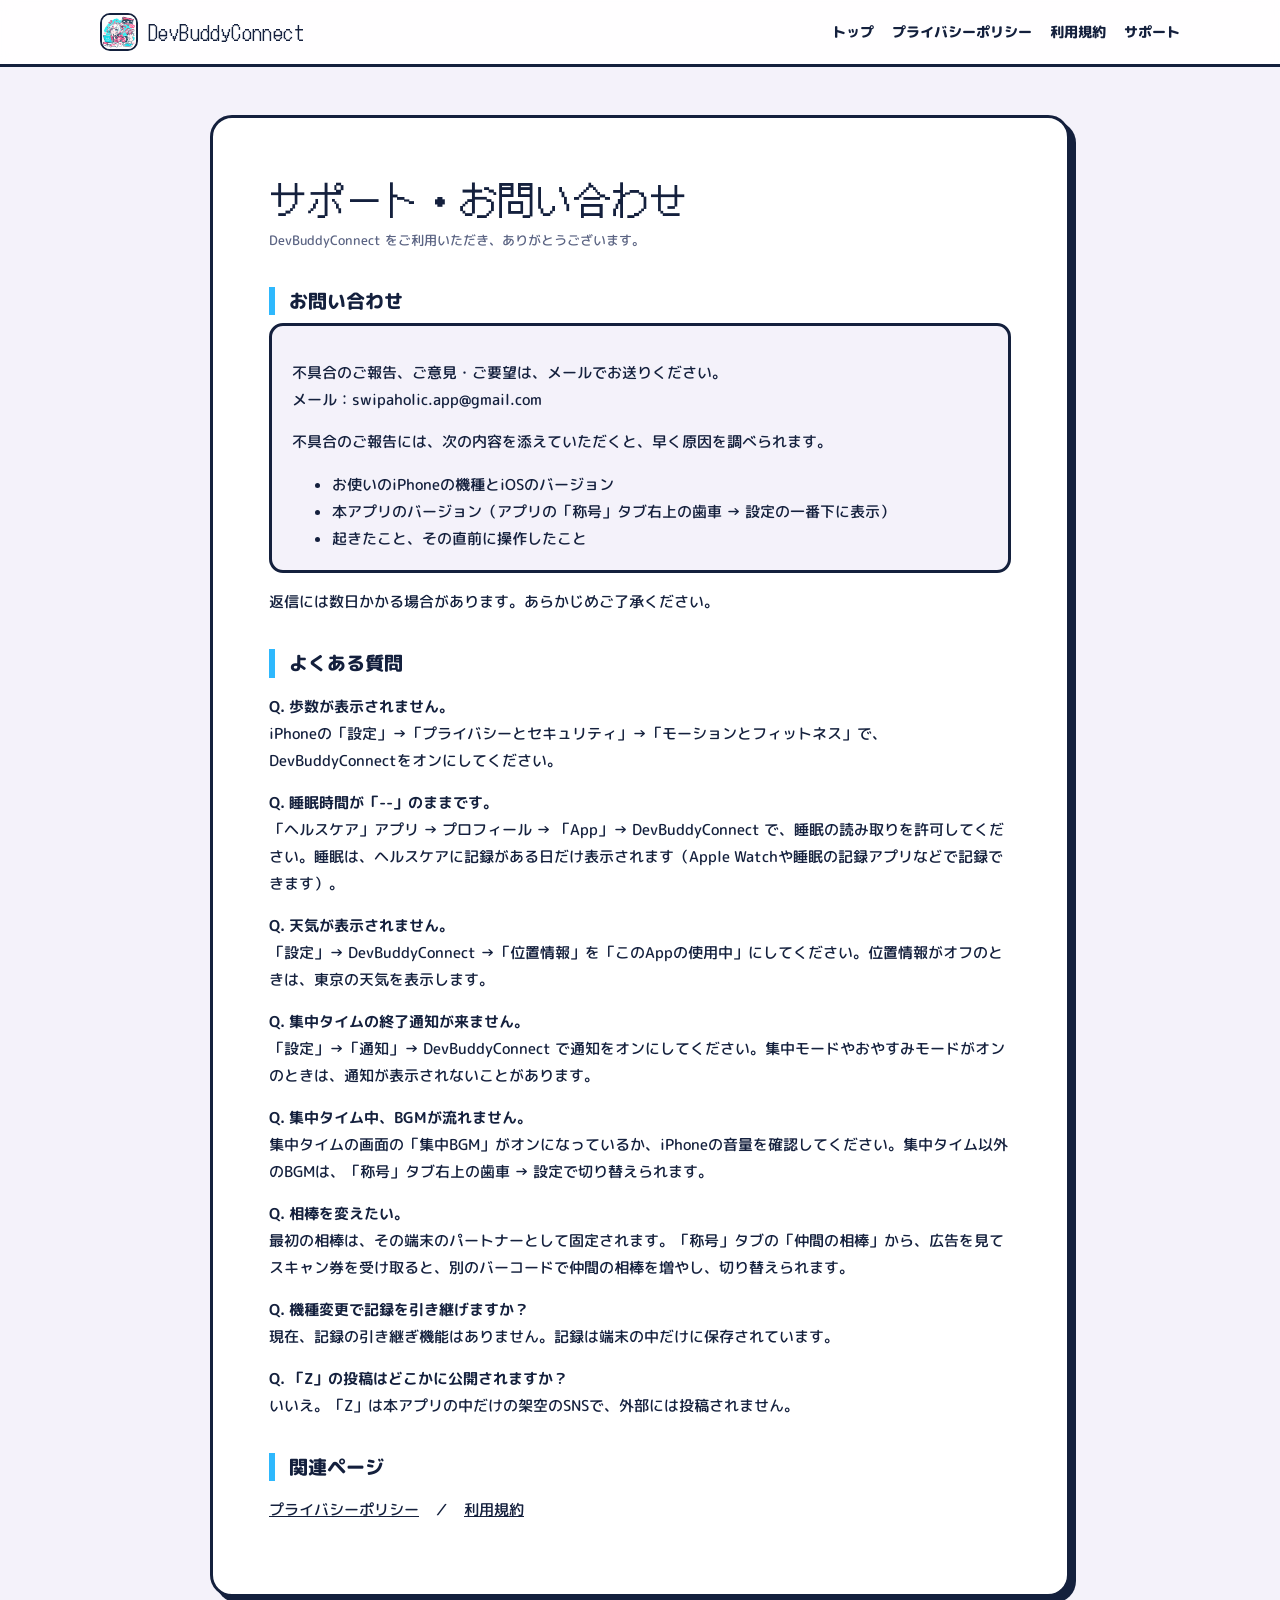
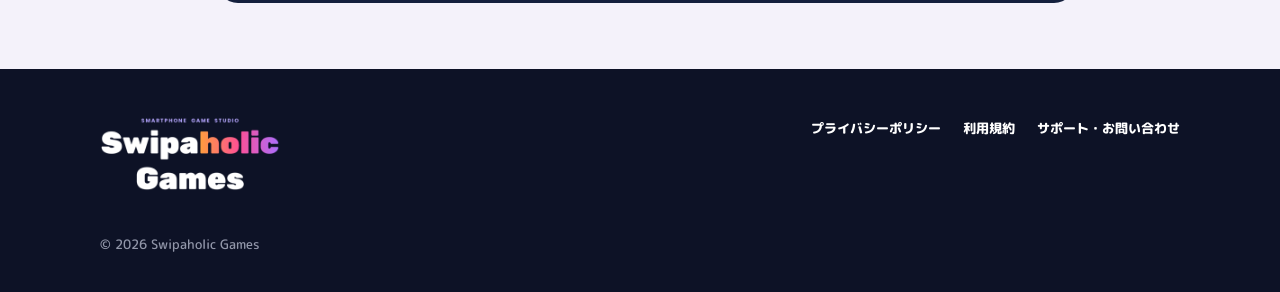
<file: support.html>
<!DOCTYPE html>
<html lang="ja">
<head>
<meta charset="utf-8">
<meta name="viewport" content="width=device-width, initial-scale=1">
<title>サポート・お問い合わせ｜DevBuddyConnect</title>
<meta name="robots" content="index,follow">
<link rel="icon" href="https://tttu732.github.io/devbuddyconnect/favicon.png">
<link rel="preconnect" href="https://fonts.googleapis.com">
<link rel="preconnect" href="https://fonts.gstatic.com" crossorigin>
<link href="https://fonts.googleapis.com/css2?family=DotGothic16&family=M+PLUS+Rounded+1c:wght@500;800&display=swap" rel="stylesheet">
<link rel="stylesheet" href="https://tttu732.github.io/devbuddyconnect/style.css">
</head>
<body>
<header class="site-header">
  <div class="wrap">
    <a class="brand" href="https://tttu732.github.io/devbuddyconnect/index.html"><img src="https://tttu732.github.io/devbuddyconnect/icon.png" alt="" width="256" height="256"><span>DevBuddyConnect</span></a>
    <nav class="nav"><a href="https://tttu732.github.io/devbuddyconnect/index.html">トップ</a><a href="https://tttu732.github.io/devbuddyconnect/privacy.html">プライバシーポリシー</a><a href="https://tttu732.github.io/devbuddyconnect/terms.html">利用規約</a><a href="https://tttu732.github.io/devbuddyconnect/support.html">サポート</a></nav>
  </div>
</header>
<main class="wrap">
<article class="doc">
<h1>サポート・お問い合わせ</h1>
<p class="updated">DevBuddyConnect をご利用いただき、ありがとうございます。</p>

<h2>お問い合わせ</h2>
<div class="contact">
<p>不具合のご報告、ご意見・ご要望は、メールでお送りください。<br>
メール：swipaholic.app@gmail.com</p>
<p style="margin-bottom:0">不具合のご報告には、次の内容を添えていただくと、早く原因を調べられます。</p>
<ul style="margin-bottom:0">
<li>お使いのiPhoneの機種とiOSのバージョン</li>
<li>本アプリのバージョン（アプリの「称号」タブ右上の歯車 → 設定の一番下に表示）</li>
<li>起きたこと、その直前に操作したこと</li>
</ul>
</div>
<p>返信には数日かかる場合があります。あらかじめご了承ください。</p>

<h2>よくある質問</h2>
<p><strong>Q. 歩数が表示されません。</strong><br>
iPhoneの「設定」→「プライバシーとセキュリティ」→「モーションとフィットネス」で、DevBuddyConnectをオンにしてください。</p>
<p><strong>Q. 睡眠時間が「--」のままです。</strong><br>
「ヘルスケア」アプリ → プロフィール → 「App」→ DevBuddyConnect で、睡眠の読み取りを許可してください。睡眠は、ヘルスケアに記録がある日だけ表示されます（Apple Watchや睡眠の記録アプリなどで記録できます）。</p>
<p><strong>Q. 天気が表示されません。</strong><br>
「設定」→ DevBuddyConnect →「位置情報」を「このAppの使用中」にしてください。位置情報がオフのときは、東京の天気を表示します。</p>
<p><strong>Q. 集中タイムの終了通知が来ません。</strong><br>
「設定」→「通知」→ DevBuddyConnect で通知をオンにしてください。集中モードやおやすみモードがオンのときは、通知が表示されないことがあります。</p>
<p><strong>Q. 集中タイム中、BGMが流れません。</strong><br>
集中タイムの画面の「集中BGM」がオンになっているか、iPhoneの音量を確認してください。集中タイム以外のBGMは、「称号」タブ右上の歯車 → 設定で切り替えられます。</p>
<p><strong>Q. 相棒を変えたい。</strong><br>
最初の相棒は、その端末のパートナーとして固定されます。「称号」タブの「仲間の相棒」から、広告を見てスキャン券を受け取ると、別のバーコードで仲間の相棒を増やし、切り替えられます。</p>
<p><strong>Q. 機種変更で記録を引き継げますか？</strong><br>
現在、記録の引き継ぎ機能はありません。記録は端末の中だけに保存されています。</p>
<p><strong>Q. 「Z」の投稿はどこかに公開されますか？</strong><br>
いいえ。「Z」は本アプリの中だけの架空のSNSで、外部には投稿されません。</p>

<h2>関連ページ</h2>
<p><a href="https://tttu732.github.io/devbuddyconnect/privacy.html">プライバシーポリシー</a>　／　<a href="https://tttu732.github.io/devbuddyconnect/terms.html">利用規約</a></p>
</article>
</main>
<footer class="site-footer">
  <div class="wrap">
    <img src="https://tttu732.github.io/devbuddyconnect/swipaholic.webp" alt="Swipaholic Games" width="400" height="164" class="studio-logo">
    <nav><a href="https://tttu732.github.io/devbuddyconnect/privacy.html">プライバシーポリシー</a><a href="https://tttu732.github.io/devbuddyconnect/terms.html">利用規約</a><a href="https://tttu732.github.io/devbuddyconnect/support.html">サポート・お問い合わせ</a></nav>
    <div class="copy">© 2026 Swipaholic Games</div>
  </div>
</footer>
</body>
</html>
</file>
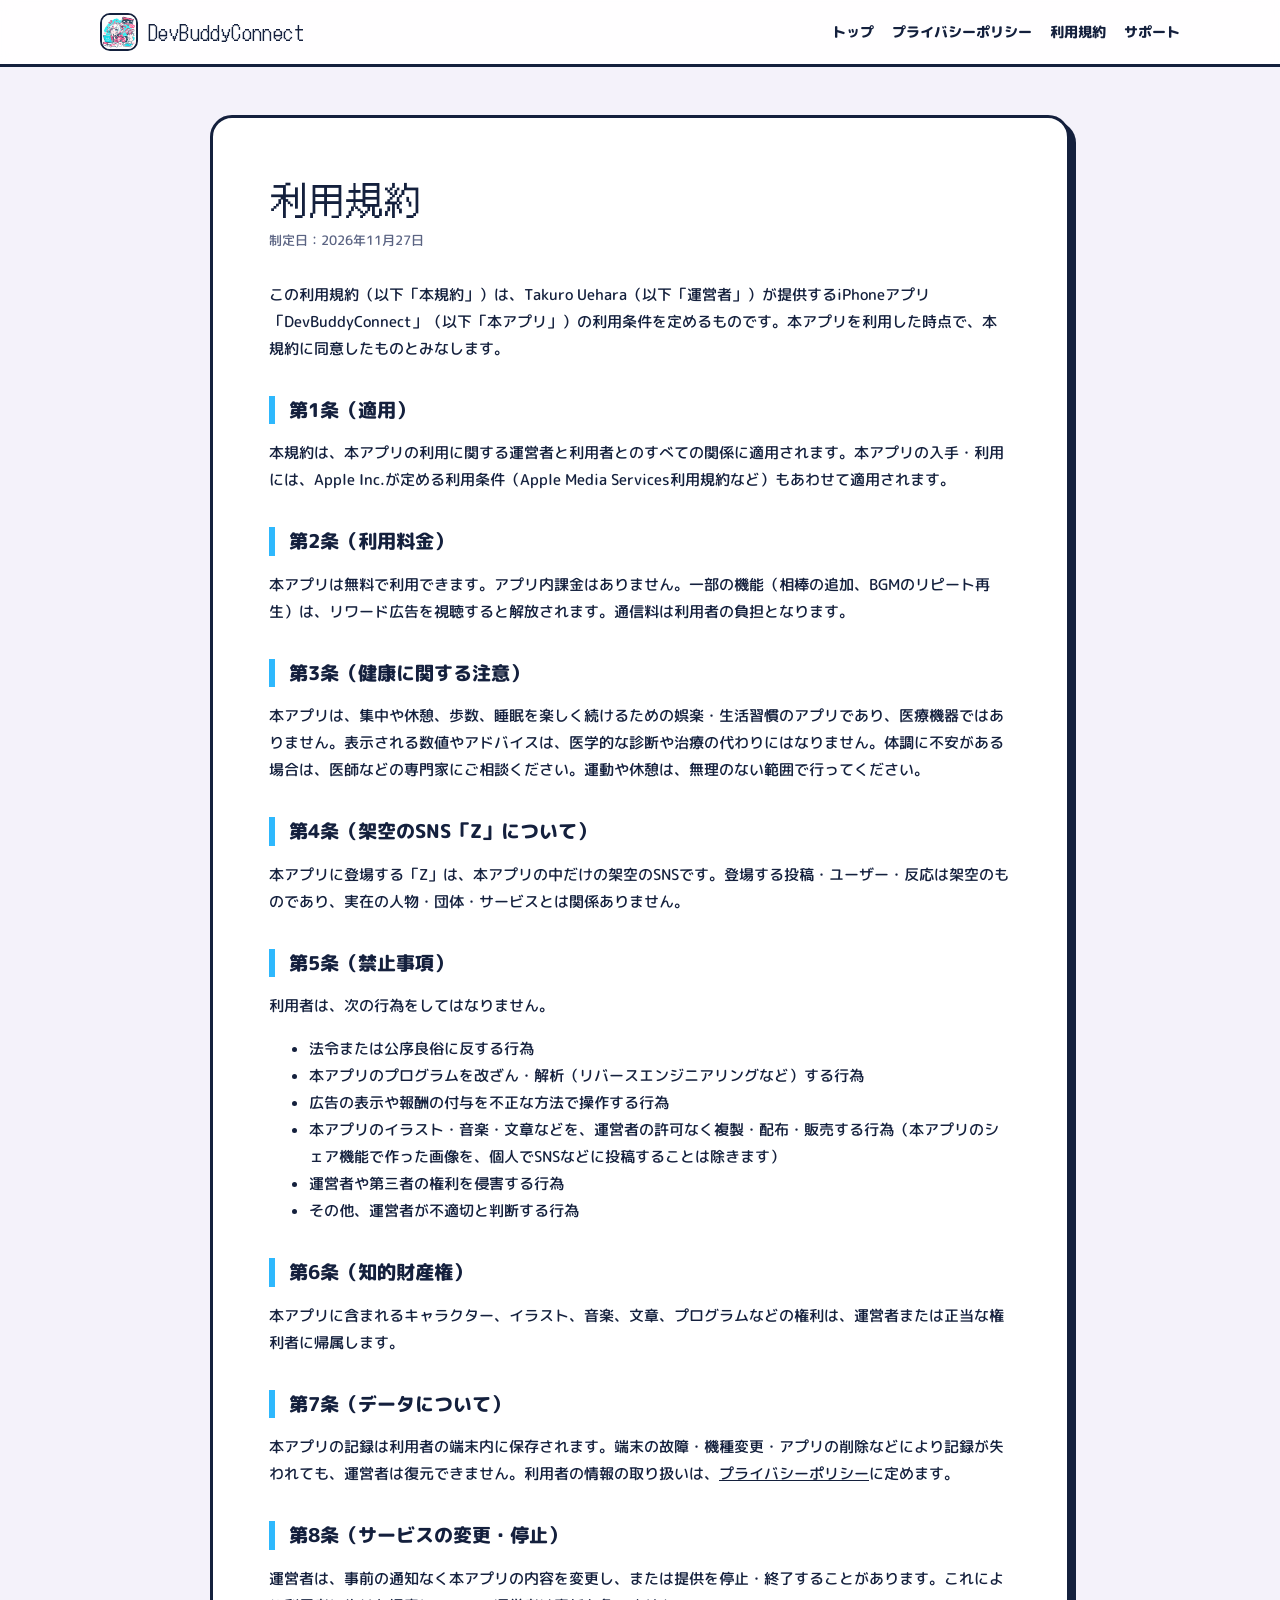
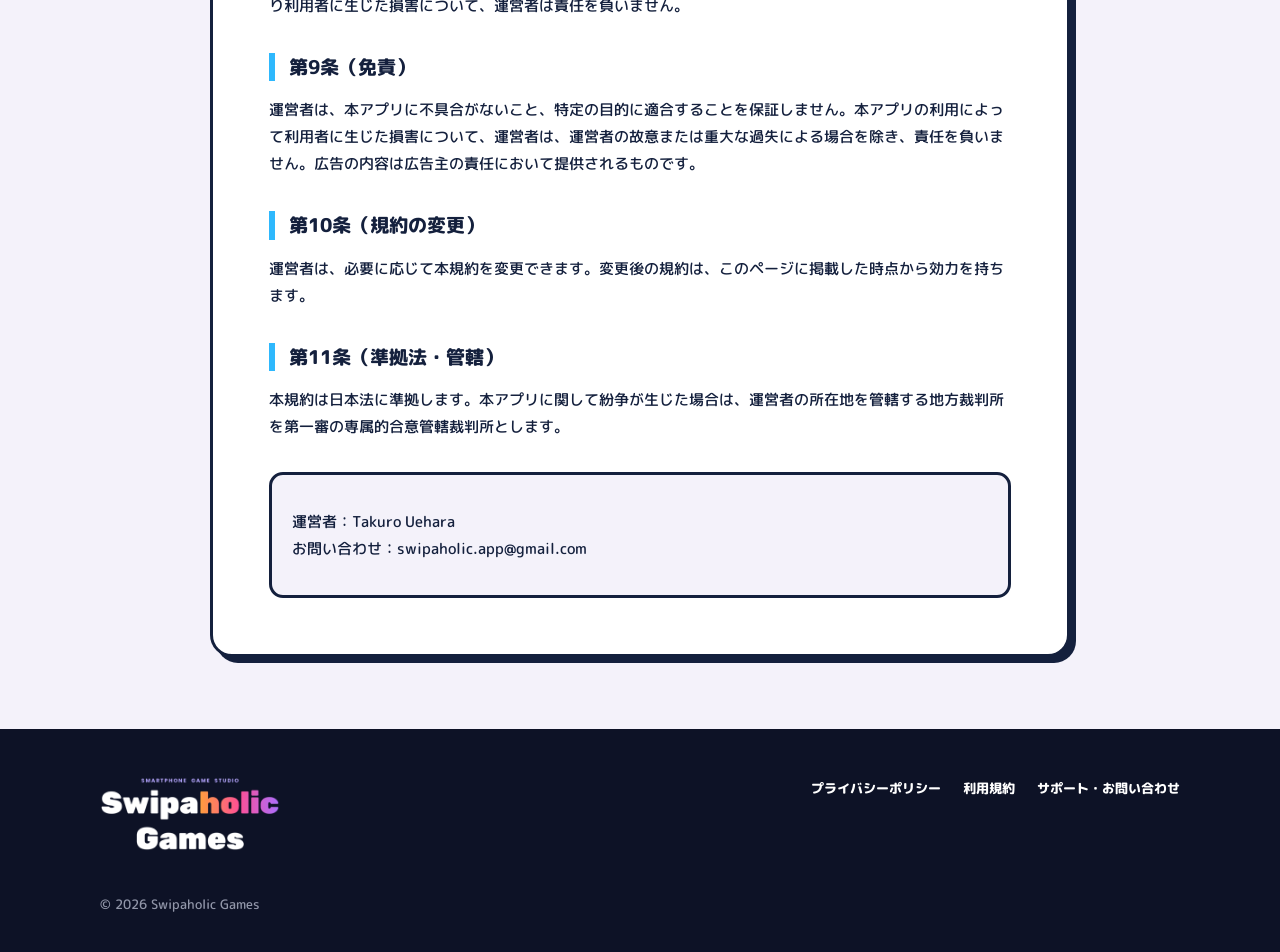
<file: terms.html>
<!DOCTYPE html>
<html lang="ja">
<head>
<meta charset="utf-8">
<meta name="viewport" content="width=device-width, initial-scale=1">
<title>利用規約｜DevBuddyConnect</title>
<meta name="robots" content="index,follow">
<link rel="icon" href="https://tttu732.github.io/devbuddyconnect/favicon.png">
<link rel="preconnect" href="https://fonts.googleapis.com">
<link rel="preconnect" href="https://fonts.gstatic.com" crossorigin>
<link href="https://fonts.googleapis.com/css2?family=DotGothic16&family=M+PLUS+Rounded+1c:wght@500;800&display=swap" rel="stylesheet">
<link rel="stylesheet" href="https://tttu732.github.io/devbuddyconnect/style.css">
</head>
<body>
<header class="site-header">
  <div class="wrap">
    <a class="brand" href="https://tttu732.github.io/devbuddyconnect/index.html"><img src="https://tttu732.github.io/devbuddyconnect/icon.png" alt="" width="256" height="256"><span>DevBuddyConnect</span></a>
    <nav class="nav"><a href="https://tttu732.github.io/devbuddyconnect/index.html">トップ</a><a href="https://tttu732.github.io/devbuddyconnect/privacy.html">プライバシーポリシー</a><a href="https://tttu732.github.io/devbuddyconnect/terms.html">利用規約</a><a href="https://tttu732.github.io/devbuddyconnect/support.html">サポート</a></nav>
  </div>
</header>
<main class="wrap">
<article class="doc">
<h1>利用規約</h1>
<p class="updated">制定日：2026年11月27日</p>
<p>この利用規約（以下「本規約」）は、Takuro Uehara（以下「運営者」）が提供するiPhoneアプリ「DevBuddyConnect」（以下「本アプリ」）の利用条件を定めるものです。本アプリを利用した時点で、本規約に同意したものとみなします。</p>

<h2>第1条（適用）</h2>
<p>本規約は、本アプリの利用に関する運営者と利用者とのすべての関係に適用されます。本アプリの入手・利用には、Apple Inc.が定める利用条件（Apple Media Services利用規約など）もあわせて適用されます。</p>

<h2>第2条（利用料金）</h2>
<p>本アプリは無料で利用できます。アプリ内課金はありません。一部の機能（相棒の追加、BGMのリピート再生）は、リワード広告を視聴すると解放されます。通信料は利用者の負担となります。</p>

<h2>第3条（健康に関する注意）</h2>
<p>本アプリは、集中や休憩、歩数、睡眠を楽しく続けるための娯楽・生活習慣のアプリであり、医療機器ではありません。表示される数値やアドバイスは、医学的な診断や治療の代わりにはなりません。体調に不安がある場合は、医師などの専門家にご相談ください。運動や休憩は、無理のない範囲で行ってください。</p>

<h2>第4条（架空のSNS「Z」について）</h2>
<p>本アプリに登場する「Z」は、本アプリの中だけの架空のSNSです。登場する投稿・ユーザー・反応は架空のものであり、実在の人物・団体・サービスとは関係ありません。</p>

<h2>第5条（禁止事項）</h2>
<p>利用者は、次の行為をしてはなりません。</p>
<ul>
<li>法令または公序良俗に反する行為</li>
<li>本アプリのプログラムを改ざん・解析（リバースエンジニアリングなど）する行為</li>
<li>広告の表示や報酬の付与を不正な方法で操作する行為</li>
<li>本アプリのイラスト・音楽・文章などを、運営者の許可なく複製・配布・販売する行為（本アプリのシェア機能で作った画像を、個人でSNSなどに投稿することは除きます）</li>
<li>運営者や第三者の権利を侵害する行為</li>
<li>その他、運営者が不適切と判断する行為</li>
</ul>

<h2>第6条（知的財産権）</h2>
<p>本アプリに含まれるキャラクター、イラスト、音楽、文章、プログラムなどの権利は、運営者または正当な権利者に帰属します。</p>

<h2>第7条（データについて）</h2>
<p>本アプリの記録は利用者の端末内に保存されます。端末の故障・機種変更・アプリの削除などにより記録が失われても、運営者は復元できません。利用者の情報の取り扱いは、<a href="https://tttu732.github.io/devbuddyconnect/privacy.html">プライバシーポリシー</a>に定めます。</p>

<h2>第8条（サービスの変更・停止）</h2>
<p>運営者は、事前の通知なく本アプリの内容を変更し、または提供を停止・終了することがあります。これにより利用者に生じた損害について、運営者は責任を負いません。</p>

<h2>第9条（免責）</h2>
<p>運営者は、本アプリに不具合がないこと、特定の目的に適合することを保証しません。本アプリの利用によって利用者に生じた損害について、運営者は、運営者の故意または重大な過失による場合を除き、責任を負いません。広告の内容は広告主の責任において提供されるものです。</p>

<h2>第10条（規約の変更）</h2>
<p>運営者は、必要に応じて本規約を変更できます。変更後の規約は、このページに掲載した時点から効力を持ちます。</p>

<h2>第11条（準拠法・管轄）</h2>
<p>本規約は日本法に準拠します。本アプリに関して紛争が生じた場合は、運営者の所在地を管轄する地方裁判所を第一審の専属的合意管轄裁判所とします。</p>

<div class="contact" style="margin-top:32px">
<p>運営者：Takuro Uehara<br>
お問い合わせ：swipaholic.app@gmail.com</p>
</div>
</article>
</main>
<footer class="site-footer">
  <div class="wrap">
    <img src="https://tttu732.github.io/devbuddyconnect/swipaholic.webp" alt="Swipaholic Games" width="400" height="164" class="studio-logo">
    <nav><a href="https://tttu732.github.io/devbuddyconnect/privacy.html">プライバシーポリシー</a><a href="https://tttu732.github.io/devbuddyconnect/terms.html">利用規約</a><a href="https://tttu732.github.io/devbuddyconnect/support.html">サポート・お問い合わせ</a></nav>
    <div class="copy">© 2026 Swipaholic Games</div>
  </div>
</footer>
</body>
</html>
</file>
